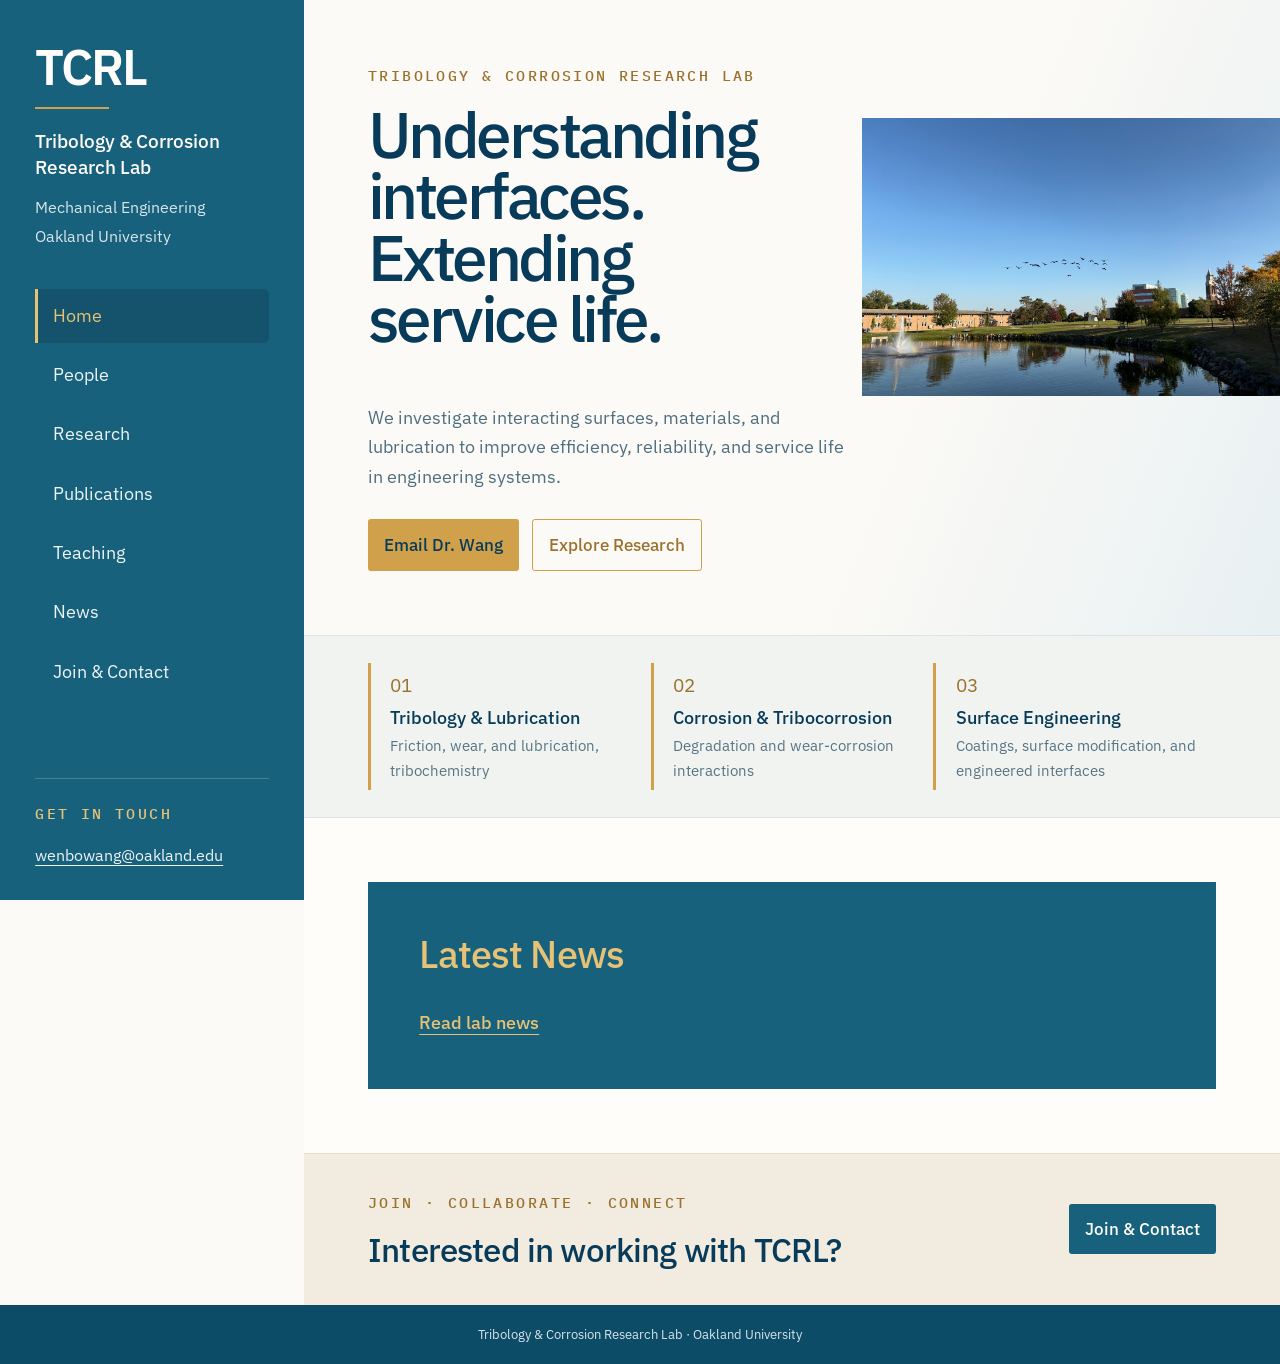
<file: index.html>
<!doctype html>
<html lang="en">
<head>
  <meta charset="utf-8">
  <meta name="viewport" content="width=device-width, initial-scale=1">
  <meta name="description" content="Tribology and Corrosion Research Lab at Oakland University.">
  <title>TCRL | Oakland University</title>
  <link rel="stylesheet" href="assets/css/styles.css">
</head>
<body data-page="home">
  <a class="skip-link" href="#main-content">Skip to main content</a>
  <div class="site-shell">
    <aside class="site-sidebar">
      <a class="wordmark" href="index.html" aria-label="TCRL home">TCRL</a>
<p class="lab-name">Tribology &amp; Corrosion<br>Research Lab</p>
<p class="affiliation">Mechanical Engineering<br>Oakland University</p>
      <button class="nav-toggle" type="button" aria-expanded="false" aria-controls="primary-navigation"><span>Menu</span><span aria-hidden="true">+</span></button>
      <nav class="site-nav" id="primary-navigation" aria-label="Primary navigation">
        <a href="index.html" aria-current="page">Home</a>
        <a href="people.html">People</a>
        <a href="research.html">Research</a>
        <a href="publications.html">Publications</a>
        <a href="teaching.html">Teaching</a>
        <a href="news.html">News</a>
        <a href="join-contact.html">Join &amp; Contact</a>
      </nav>
      <div class="sidebar-contact">
        <p class="eyebrow eyebrow-on-dark">Get in touch</p>
        <a href="mailto:wenbowang@oakland.edu">wenbowang@oakland.edu</a>
      </div>
    </aside>

    <main id="main-content">
      <section class="hero content-section">
    <div class="hero-copy">
        <p class="eyebrow">Tribology &amp; Corrosion Research Lab</p>

        <h1>
            Understanding<br>
            interfaces.<br>
            Extending<br>
            service life.
        </h1>

        <p class="hero-intro">
            We investigate interacting surfaces, materials, and lubrication to improve efficiency, reliability, and service life in engineering systems.
        </p>

        <div class="button-row">
            <a class="button button-primary button-email"
               href="mailto:wenbowang@oakland.edu">
                Email Dr. Wang
            </a>

            <a class="button button-secondary"
               href="research.html">
                Explore Research
            </a>
        </div>
    </div>

    <div class="hero-media">
        <img src="assets/images/home/tcrl-landscape-hero.jpg" alt="Oakland University campus reflected in a pond beneath a flock of birds">
    </div>
</section>

      <section class="research-strip" aria-labelledby="research-areas-title">
        <h2 class="sr-only" id="research-areas-title">Research areas</h2>
        <a href="research.html#tribology"><span>01</span><strong>Tribology &amp; Lubrication</strong><small>Friction, wear, and lubrication, tribochemistry</small></a>
        <a href="research.html#corrosion"><span>02</span><strong>Corrosion &amp; Tribocorrosion</strong><small>Degradation and wear-corrosion interactions</small></a>
        <a href="research.html#surfaces"><span>03</span><strong>Surface Engineering</strong><small>Coatings, surface modification, and engineered interfaces</small></a>
      </section>

      <section class="content-section">
        <aside class="news-feature">

          <h2>Latest News</h2>

          <a class="text-link text-link-on-dark" href="news.html">Read lab news</a>
        </aside>
      </section>

      <section class="contact-band">
        <div>
          <p class="eyebrow">Join · Collaborate · Connect</p>
          <h2>Interested in working with TCRL?</h2>
        </div>
        <a class="button button-primary" href="join-contact.html">Join &amp; Contact</a>
      </section>
    </main>
  </div>
  <footer>Tribology &amp; Corrosion Research Lab · Oakland University</footer>
  <script src="assets/js/site.js"></script>
</body>
</html>
</file>
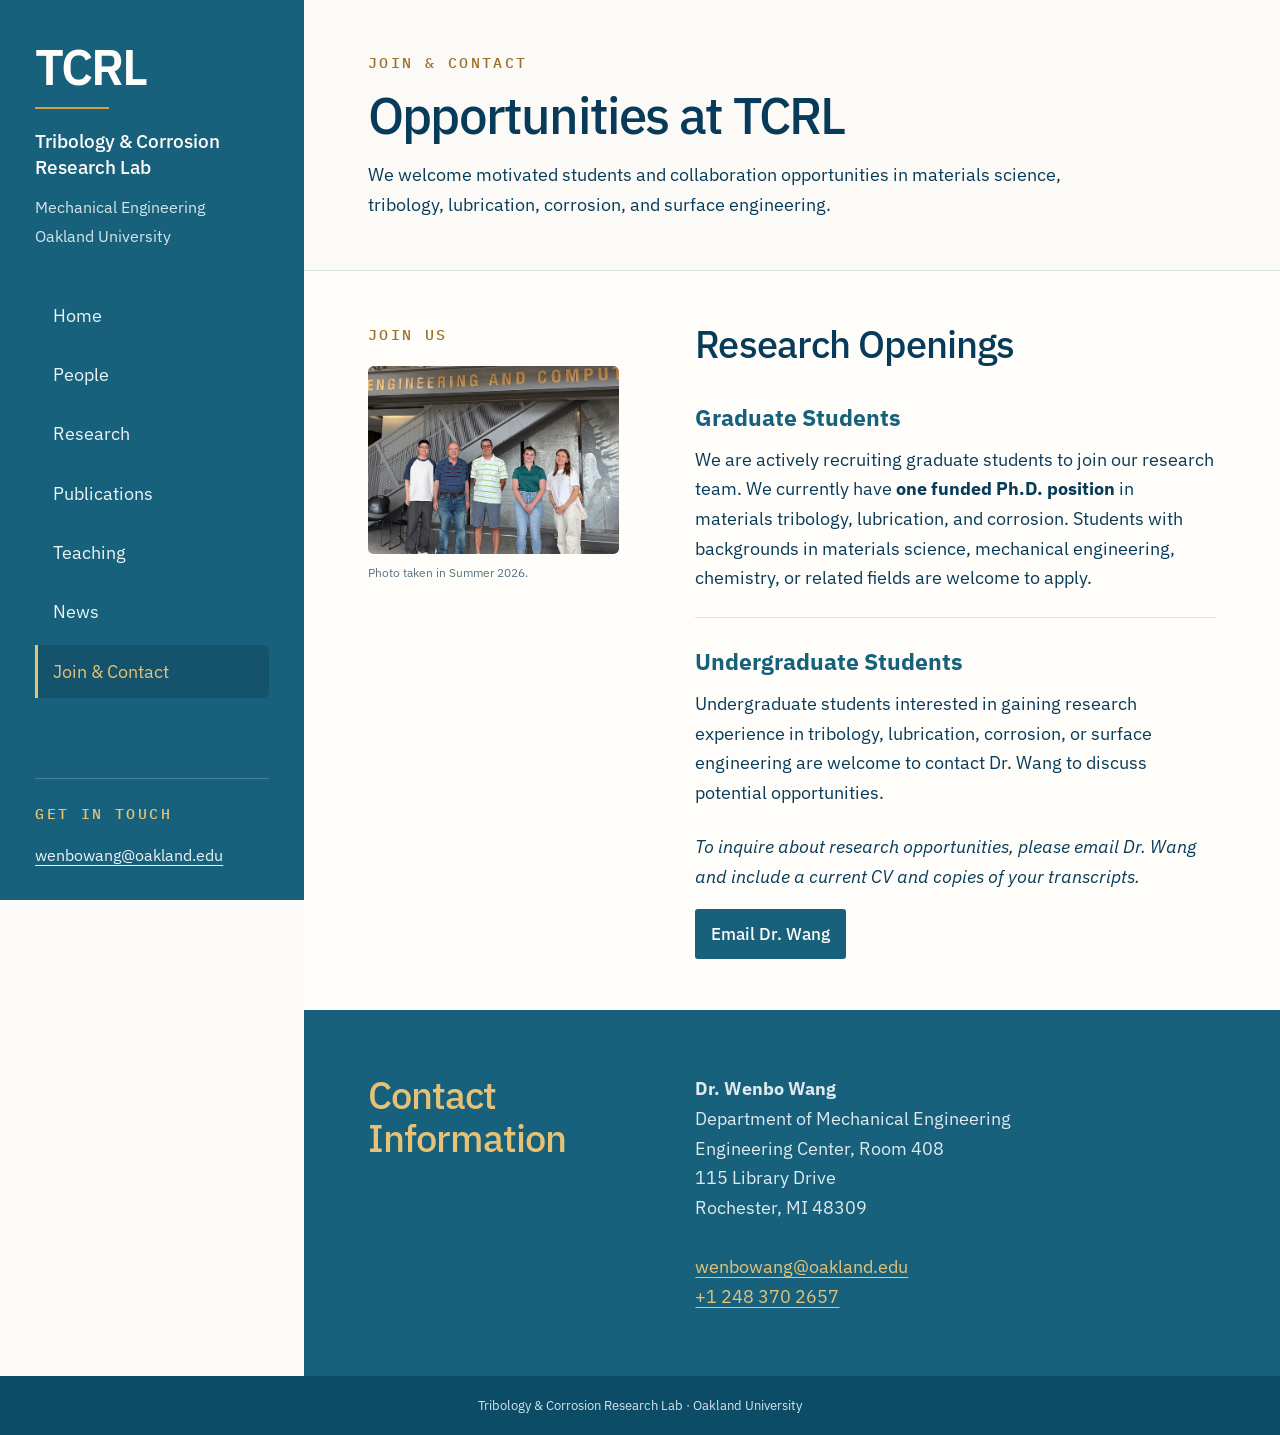
<file: join-contact.html>
<!doctype html>
<html lang="en">
<head>
  <meta charset="utf-8">
  <meta name="viewport" content="width=device-width, initial-scale=1">
  <meta name="description" content="Join or contact the Tribology & Corrosion Research Lab at Oakland University.">
  <title>Join &amp; Contact | TCRL</title>
  <link rel="stylesheet" href="assets/css/styles.css">
</head>
<body data-page="join-contact">
  <a class="skip-link" href="#main-content">Skip to main content</a>
  <div class="site-shell">
    <aside class="site-sidebar">
      <a class="wordmark" href="index.html" aria-label="TCRL home">TCRL</a>
      <p class="lab-name">Tribology &amp; Corrosion Research Lab</p><p class="affiliation">Mechanical Engineering<br>Oakland University</p>
      <button class="nav-toggle" type="button" aria-expanded="false" aria-controls="primary-navigation"><span>Menu</span><span aria-hidden="true">+</span></button>
      <nav class="site-nav" id="primary-navigation" aria-label="Primary navigation">
        <a href="index.html">Home</a><a href="people.html">People</a><a href="research.html">Research</a><a href="publications.html">Publications</a><a href="teaching.html">Teaching</a><a href="news.html">News</a><a href="join-contact.html" aria-current="page">Join &amp; Contact</a>
      </nav>
      <div class="sidebar-contact"><p class="eyebrow eyebrow-on-dark">Get in touch</p><a href="mailto:wenbowang@oakland.edu">wenbowang@oakland.edu</a></div>
    </aside>
    <main id="main-content">
      <header class="research-overview content-section join-overview">
        <p class="eyebrow">Join &amp; Contact</p>
        <h1 class="join-overview-title">Opportunities at TCRL</h1>
        <p class="research-overview-text">We welcome motivated students and collaboration opportunities in materials science, tribology, lubrication, corrosion, and surface engineering.</p>
      </header>
      <section class="content-section join-layout" aria-labelledby="join-heading">
        <div class="opportunity-intro">
          <p class="eyebrow">Join Us</p>
          <figure class="opportunity-photo">
            <div class="opportunity-photo-frame">
              <img src="assets/images/join-contact/group-photo.png" alt="TCRL group members at Oakland University">
            </div>
            <figcaption>Photo taken in Summer 2026.</figcaption>
          </figure>
        </div>
        <div>
          <h2 id="join-heading">Research Openings</h2>
          <div class="opening-groups">
            <section>
              <h3>Graduate Students</h3>
              <p>We are actively recruiting graduate students to join our research team. We currently have <strong>one funded Ph.D. position</strong> in materials tribology, lubrication, and corrosion. Students with backgrounds in materials science, mechanical engineering, chemistry, or related fields are welcome to apply.</p>
            </section>
            <section>
              <h3>Undergraduate Students</h3>
              <p>Undergraduate students interested in gaining research experience in tribology, lubrication, corrosion, or surface engineering are welcome to contact Dr. Wang to discuss potential opportunities.</p>
            </section>
          </div>
          <p class="application-note">To inquire about research opportunities, please email Dr. Wang and include a current CV and copies of your transcripts.</p>
          <a class="button button-primary" href="mailto:wenbowang@oakland.edu?subject=Prospective%20TCRL%20researcher">Email Dr. Wang</a>
        </div>
      </section>
      <section class="content-section contact-panel" aria-labelledby="contact-heading">
        <div><h2 id="contact-heading">Contact Information</h2></div>
        <address>
          <strong>Dr. Wenbo Wang</strong><br>
          Department of Mechanical Engineering<br>
          Engineering Center, Room 408<br>
          115 Library Drive<br>
          Rochester, MI 48309<br><br>
          <a href="mailto:wenbowang@oakland.edu">wenbowang@oakland.edu</a><br>
          <a href="tel:+12483702657">+1 248 370 2657</a>
        </address>
      </section>
    </main>
  </div>
  <footer>Tribology &amp; Corrosion Research Lab · Oakland University</footer>
  <script src="assets/js/site.js"></script>
</body>
</html>
</file>
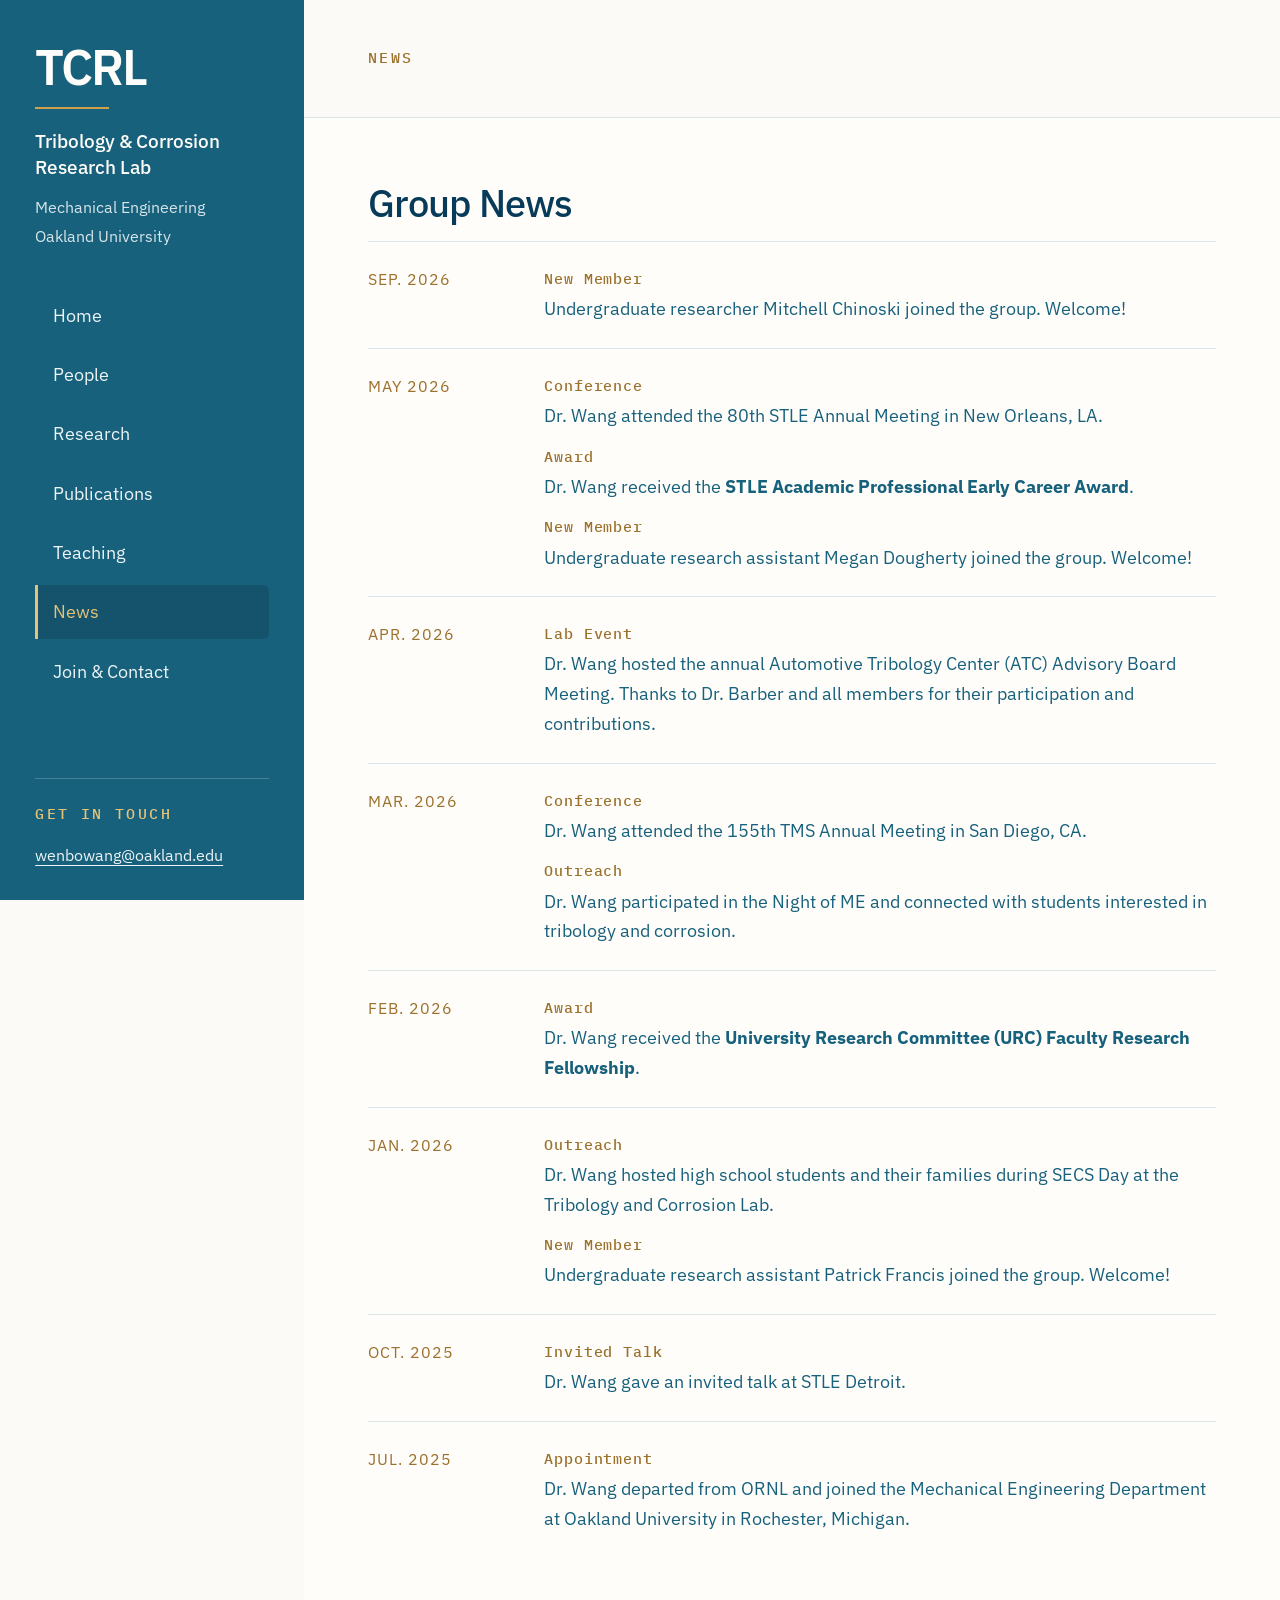
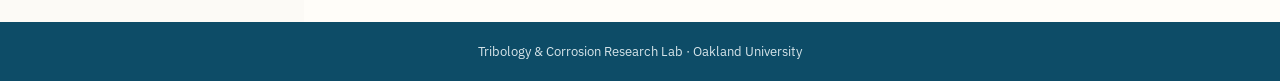
<file: news.html>
<!doctype html>
<html lang="en">
<head>
  <meta charset="utf-8">
  <meta name="viewport" content="width=device-width, initial-scale=1">
  <meta name="description" content="News and updates from the Tribology & Corrosion Research Lab at Oakland University.">
  <title>News | TCRL</title>
  <link rel="stylesheet" href="assets/css/styles.css">
</head>
<body data-page="news">
  <a class="skip-link" href="#main-content">Skip to main content</a>
  <div class="site-shell">
    <aside class="site-sidebar">
      <a class="wordmark" href="index.html" aria-label="TCRL home">TCRL</a>
      <p class="lab-name">Tribology &amp; Corrosion Research Lab</p><p class="affiliation">Mechanical Engineering<br>Oakland University</p>
      <button class="nav-toggle" type="button" aria-expanded="false" aria-controls="primary-navigation"><span>Menu</span><span aria-hidden="true">+</span></button>
      <nav class="site-nav" id="primary-navigation" aria-label="Primary navigation">
        <a href="index.html">Home</a><a href="people.html">People</a><a href="research.html">Research</a><a href="publications.html">Publications</a><a href="teaching.html">Teaching</a><a href="news.html" aria-current="page">News</a><a href="join-contact.html">Join &amp; Contact</a>
      </nav>
      <div class="sidebar-contact"><p class="eyebrow eyebrow-on-dark">Get in touch</p><a href="mailto:wenbowang@oakland.edu">wenbowang@oakland.edu</a></div>
    </aside>
    <main id="main-content">
      <header class="research-overview content-section news-overview">
        <h1 class="eyebrow">News</h1>
      </header>
      <section class="content-section news-list" aria-labelledby="group-news-heading">
        <h2 id="group-news-heading">Group News</h2>
        <section class="news-month">
          <time datetime="2026-09">Sep. 2026</time>
          <div class="news-month-list">
            <article class="news-entry"><span class="news-category">New Member</span><p>Undergraduate researcher Mitchell Chinoski joined the group. Welcome!</p></article>
          </div>
        </section>
        <section class="news-month">
          <time datetime="2026-05">May 2026</time>
          <div class="news-month-list">
            <article class="news-entry"><span class="news-category">Conference</span><p>Dr. Wang attended the 80th STLE Annual Meeting in New Orleans, LA.</p></article>
            <article class="news-entry"><span class="news-category">Award</span><p>Dr. Wang received the <strong>STLE Academic Professional Early Career Award</strong>.</p></article>
            <article class="news-entry"><span class="news-category">New Member</span><p>Undergraduate research assistant Megan Dougherty joined the group. Welcome!</p></article>
          </div>
        </section>
        <section class="news-month">
          <time datetime="2026-04">Apr. 2026</time>
          <div class="news-month-list">
            <article class="news-entry"><span class="news-category">Lab Event</span><p>Dr. Wang hosted the annual Automotive Tribology Center (ATC) Advisory Board Meeting. Thanks to Dr. Barber and all members for their participation and contributions.</p></article>
          </div>
        </section>
        <section class="news-month">
          <time datetime="2026-03">Mar. 2026</time>
          <div class="news-month-list">
            <article class="news-entry"><span class="news-category">Conference</span><p>Dr. Wang attended the 155th TMS Annual Meeting in San Diego, CA.</p></article>
            <article class="news-entry"><span class="news-category">Outreach</span><p>Dr. Wang participated in the Night of ME and connected with students interested in tribology and corrosion.</p></article>
          </div>
        </section>
        <section class="news-month">
          <time datetime="2026-02">Feb. 2026</time>
          <div class="news-month-list">
            <article class="news-entry"><span class="news-category">Award</span><p>Dr. Wang received the <strong>University Research Committee (URC) Faculty Research Fellowship</strong>.</p></article>
          </div>
        </section>
        <section class="news-month">
          <time datetime="2026-01">Jan. 2026</time>
          <div class="news-month-list">
            <article class="news-entry"><span class="news-category">Outreach</span><p>Dr. Wang hosted high school students and their families during SECS Day at the Tribology and Corrosion Lab.</p></article>
            <article class="news-entry"><span class="news-category">New Member</span><p>Undergraduate research assistant Patrick Francis joined the group. Welcome!</p></article>
          </div>
        </section>
        <section class="news-month">
          <time datetime="2025-10">Oct. 2025</time>
          <div class="news-month-list">
            <article class="news-entry"><span class="news-category">Invited Talk</span><p>Dr. Wang gave an invited talk at STLE Detroit.</p></article>
          </div>
        </section>
        <section class="news-month">
          <time datetime="2025-07">Jul. 2025</time>
          <div class="news-month-list">
            <article class="news-entry"><span class="news-category">Appointment</span><p>Dr. Wang departed from ORNL and joined the Mechanical Engineering Department at Oakland University in Rochester, Michigan.</p></article>
          </div>
        </section>
      </section>
    </main>
  </div>
  <footer>Tribology &amp; Corrosion Research Lab · Oakland University</footer>
  <script src="assets/js/site.js"></script>
</body>
</html>
</file>
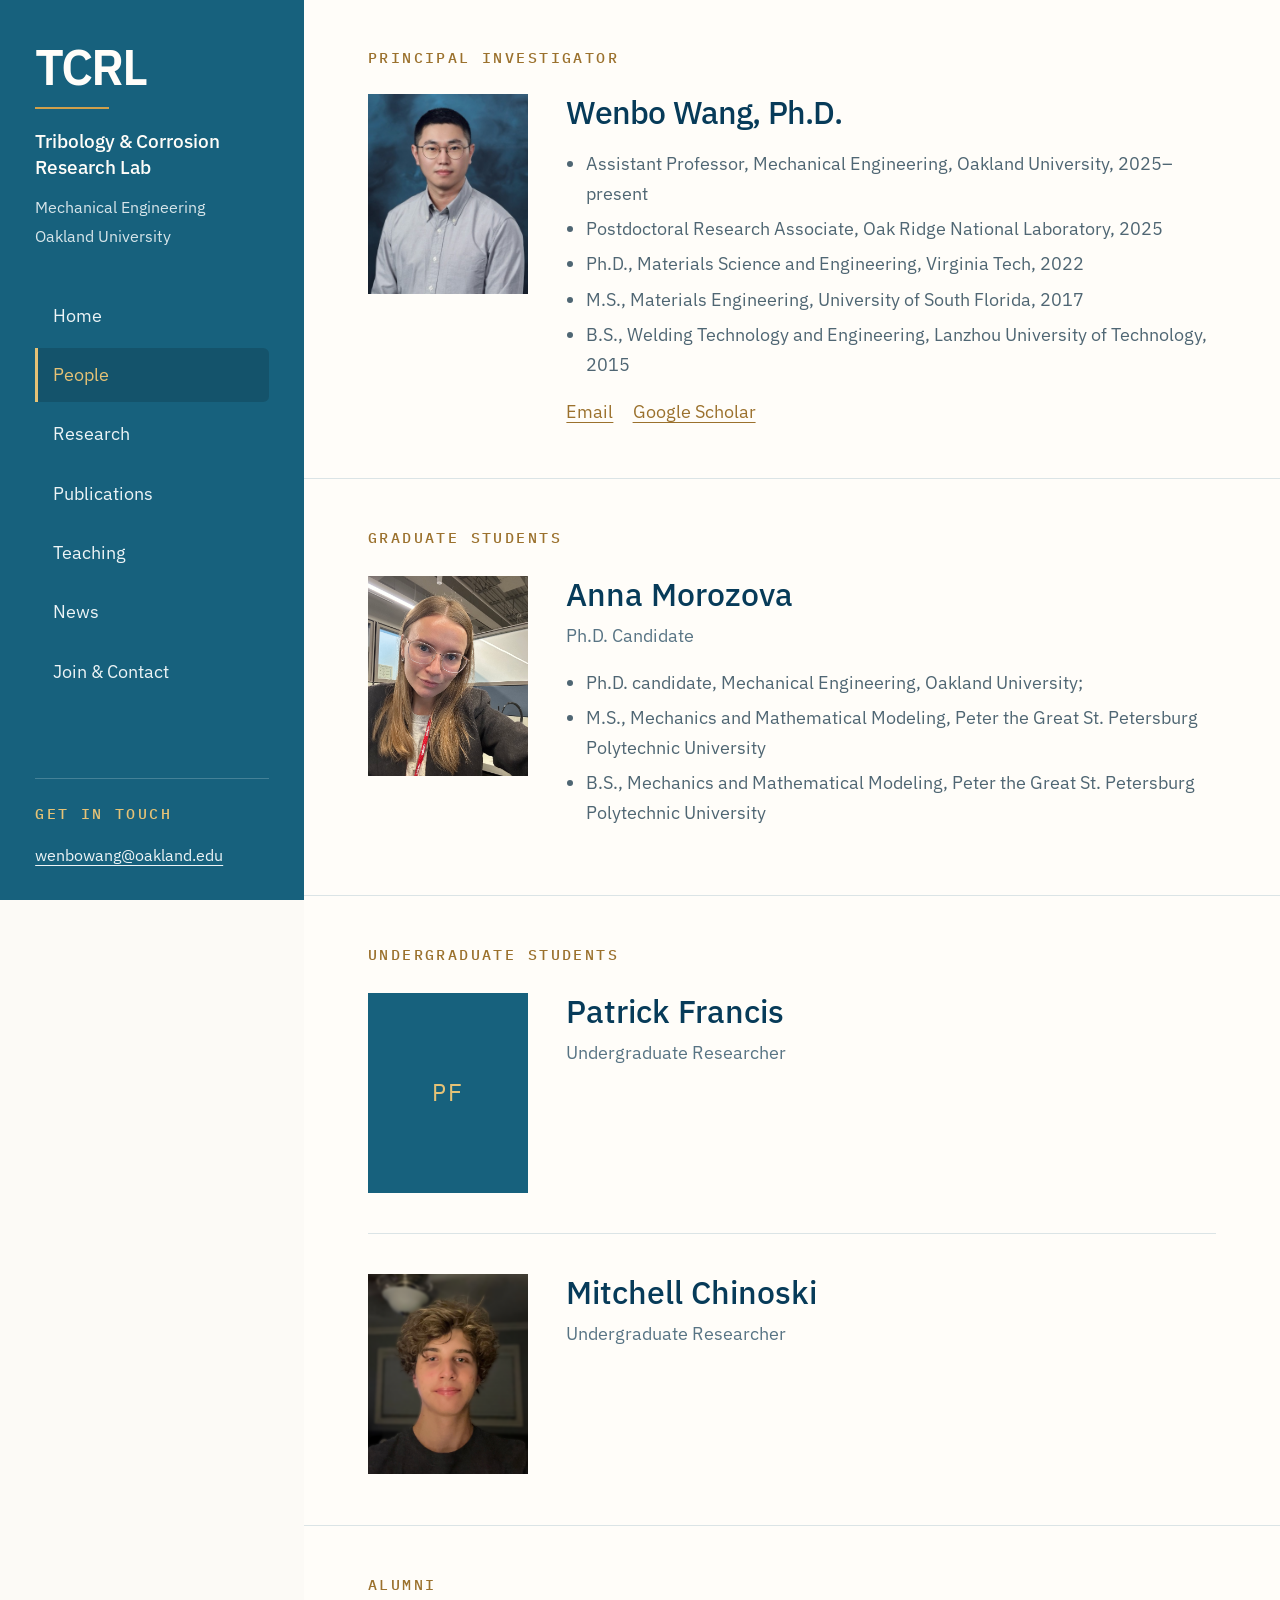
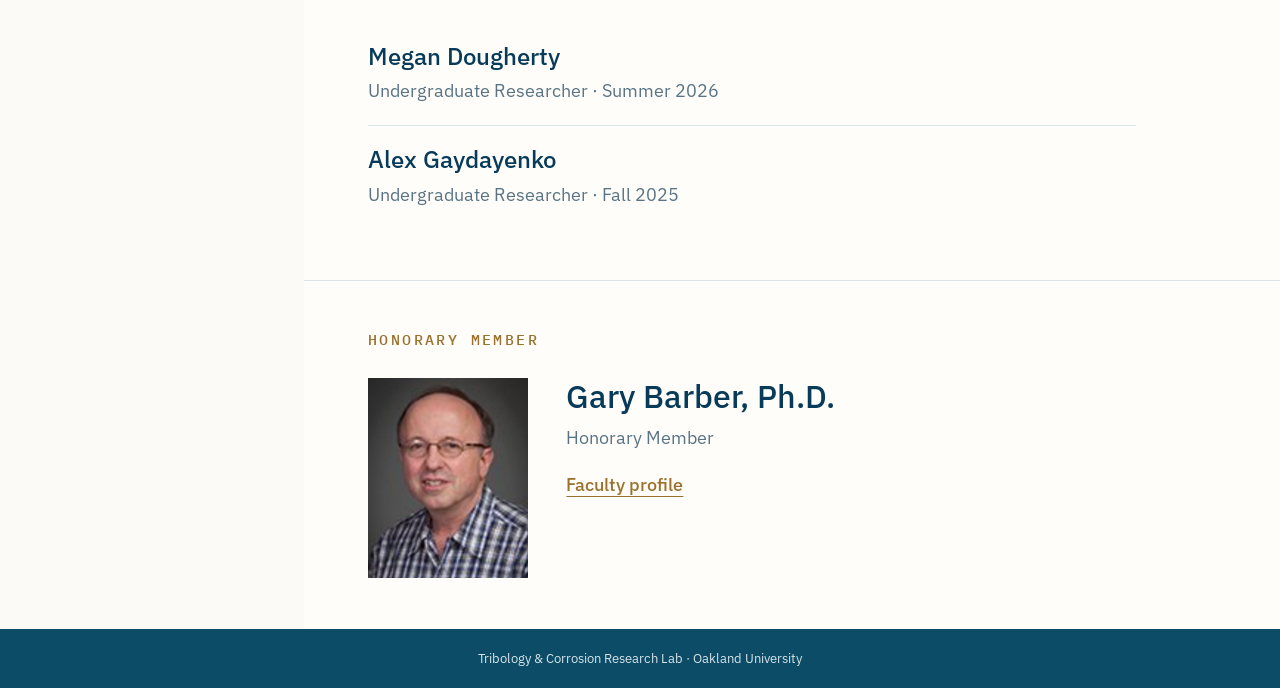
<file: people.html>
<!doctype html>
<html lang="en">
<head>
  <meta charset="utf-8">
  <meta name="viewport" content="width=device-width, initial-scale=1">
  <meta name="description" content="People in the Tribology and Corrosion Research Lab at Oakland University.">
  <title>People | TCRL</title>
  <link rel="stylesheet" href="assets/css/styles.css">
</head>
<body data-page="people">
  <a class="skip-link" href="#main-content">Skip to main content</a>
  <div class="site-shell">
    <aside class="site-sidebar">
      <a class="wordmark" href="index.html" aria-label="TCRL home">TCRL</a>
      <p class="lab-name">Tribology &amp; Corrosion Research Lab</p>
      <p class="affiliation">Mechanical Engineering<br>Oakland University</p>
      <button class="nav-toggle" type="button" aria-expanded="false" aria-controls="primary-navigation"><span>Menu</span><span aria-hidden="true">+</span></button>
      <nav class="site-nav" id="primary-navigation" aria-label="Primary navigation">
        <a href="index.html">Home</a>
        <a href="people.html" aria-current="page">People</a>
        <a href="research.html">Research</a>
        <a href="publications.html">Publications</a>
        <a href="teaching.html">Teaching</a>
        <a href="news.html">News</a>
        <a href="join-contact.html">Join &amp; Contact</a>
      </nav>
      <div class="sidebar-contact"><p class="eyebrow eyebrow-on-dark">Get in touch</p><a href="mailto:wenbowang@oakland.edu">wenbowang@oakland.edu</a></div>
    </aside>
    <main id="main-content">
      <section class="content-section people-section" aria-labelledby="pi-section-heading">
        <h1 class="eyebrow" id="pi-section-heading">Principal Investigator</h1>
        <article class="person-card">
          <img class="person-photo" src="assets/images/people/wenbo-wang.jpg" alt="Wenbo Wang">
          <div class="person-info">
            <h2>Wenbo Wang, Ph.D.</h2>
            <ul class="credential-list">
              <li>Assistant Professor, Mechanical Engineering, Oakland University, 2025–present</li>
              <li>Postdoctoral Research Associate, Oak Ridge National Laboratory, 2025</li>
              <li>Ph.D., Materials Science and Engineering, Virginia Tech, 2022</li>
              <li>M.S., Materials Engineering, University of South Florida, 2017</li>
              <li>B.S., Welding Technology and Engineering, Lanzhou University of Technology, 2015</li>
            </ul>
            <div class="inline-links">
              <a href="mailto:wenbowang@oakland.edu">Email</a>
              <a href="https://scholar.google.com/citations?user=7IsQ-ioAAAAJ&amp;hl=en">Google Scholar</a>
            </div>
          </div>
        </article>
      </section>

      <section class="content-section people-section section-rule" aria-labelledby="graduate-heading">
        <h2 class="eyebrow" id="graduate-heading">Graduate Students</h2>
        <article class="person-card">
          <img class="person-photo" src="assets/images/people/anna-morozova.png" alt="Anna Morozova">
          <div class="person-info">
            <h3>Anna Morozova</h3>
            <p class="profile-role">Ph.D. Candidate</p>
            <ul class="credential-list">
              <li>Ph.D. candidate, Mechanical Engineering, Oakland University;</li>
              <li>M.S., Mechanics and Mathematical Modeling, Peter the Great St. Petersburg Polytechnic University</li>
              <li>B.S., Mechanics and Mathematical Modeling, Peter the Great St. Petersburg Polytechnic University</li>
            </ul>
          </div>
        </article>
      </section>

      <section class="content-section people-section section-rule" aria-labelledby="undergraduate-heading">
        <h2 class="eyebrow" id="undergraduate-heading">Undergraduate Students</h2>
        <article class="person-card">
          <div class="person-photo" aria-hidden="true">PF</div>
          <div class="person-info">
            <h3>Patrick Francis</h3>
            <p class="profile-role">Undergraduate Researcher</p>
          </div>
        </article>
        <article class="person-card">
          <img class="person-photo" src="assets/images/people/mitchell-chinoski.png" alt="Mitchell Chinoski">
          <div class="person-info">
            <h3>Mitchell Chinoski</h3>
            <p class="profile-role">Undergraduate Researcher</p>
          </div>
        </article>
      </section>

      <section class="content-section people-section section-rule" aria-labelledby="alumni-heading">
        <h2 class="eyebrow" id="alumni-heading">Alumni</h2>
        <article class="alumni-entry">
          <h3>Megan Dougherty</h3>
          <p class="profile-role">Undergraduate Researcher · Summer 2026</p>
        </article>
        <article class="alumni-entry">
          <h3>Alex Gaydayenko</h3>
          <p class="profile-role">Undergraduate Researcher · Fall 2025</p>
        </article>
      </section>

      <section class="content-section people-section section-rule" aria-labelledby="honorary-heading">
        <h2 class="eyebrow" id="honorary-heading">Honorary Member</h2>
        <article class="person-card">
          <img class="person-photo" src="assets/images/people/gary-barber.png" alt="Gary Barber">
          <div class="person-info">
            <h3>Gary Barber, Ph.D.</h3>
            <p class="profile-role">Honorary Member</p>
            <a class="text-link" href="https://www.oakland.edu/secs/directory/barber/">Faculty profile</a>
          </div>
        </article>
      </section>
    </main>
  </div>
  <footer>Tribology &amp; Corrosion Research Lab · Oakland University</footer>
  <script src="assets/js/site.js"></script>
</body>
</html>
</file>
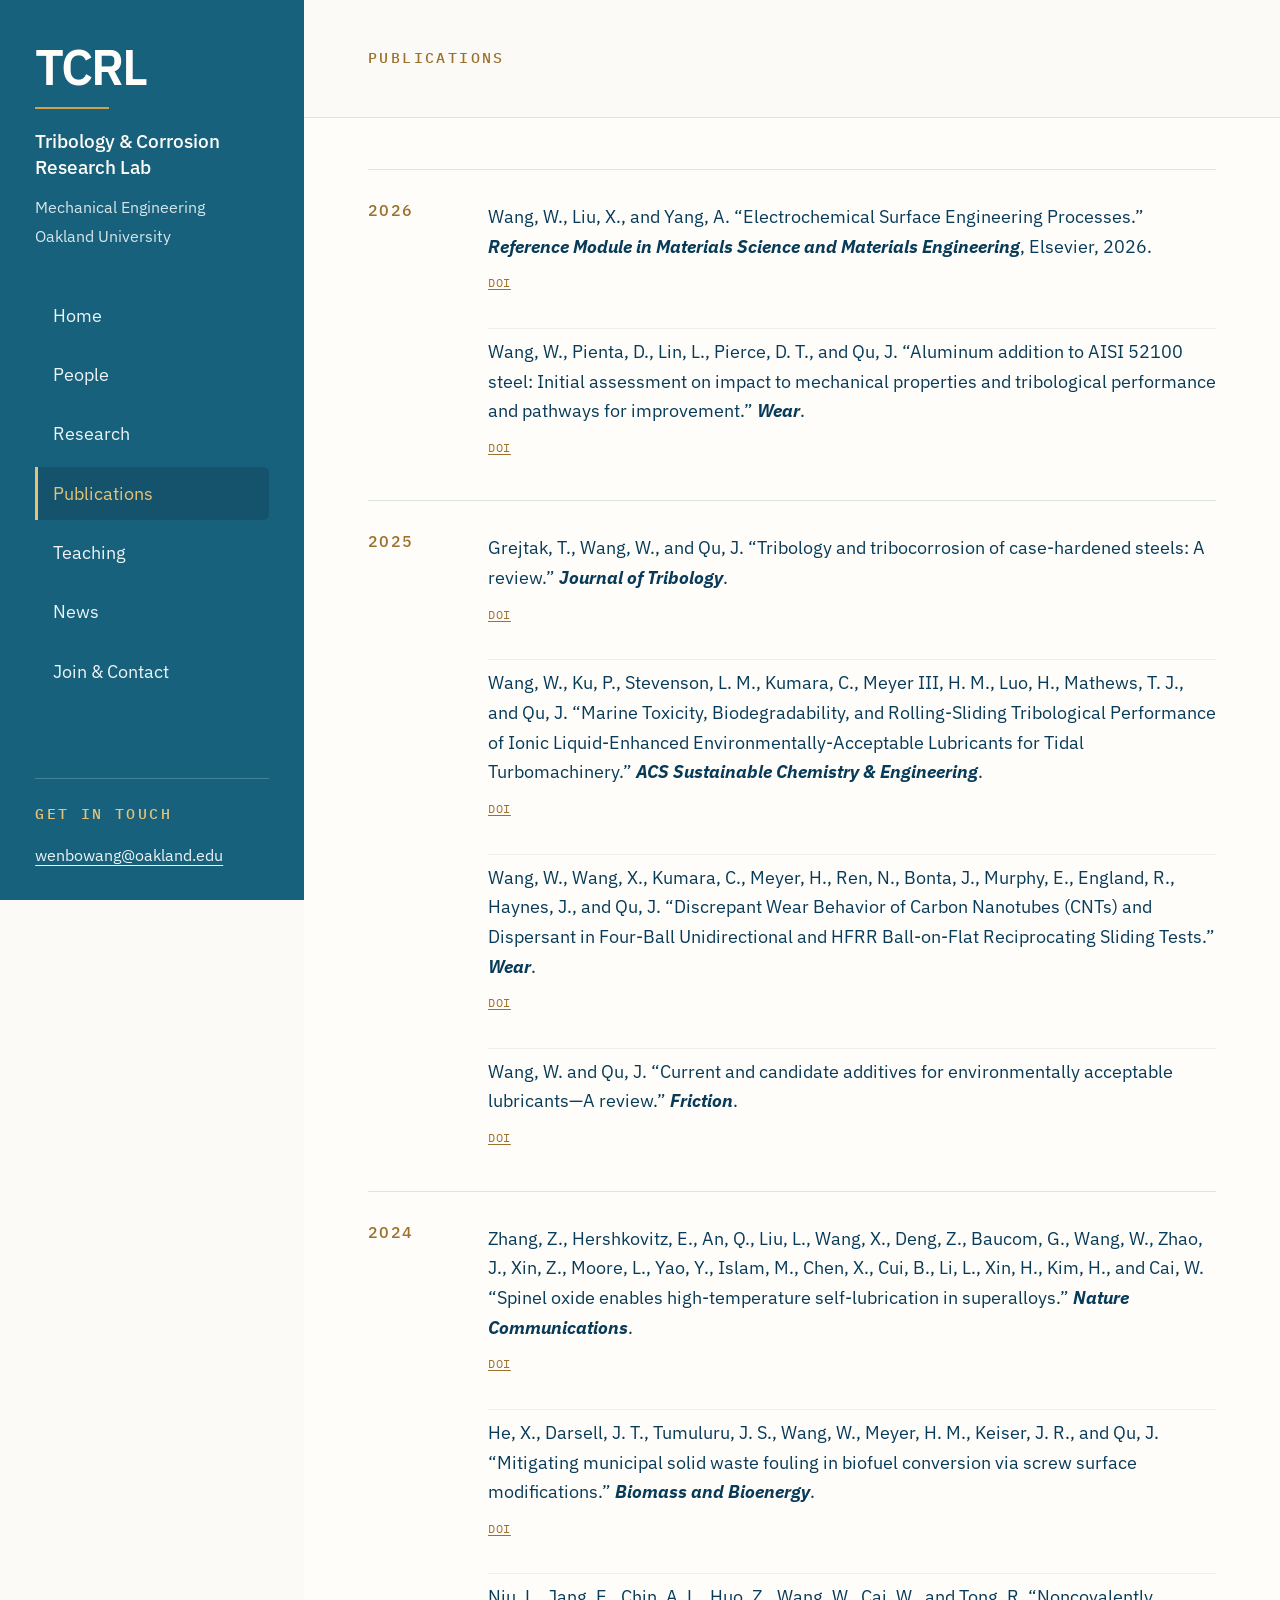
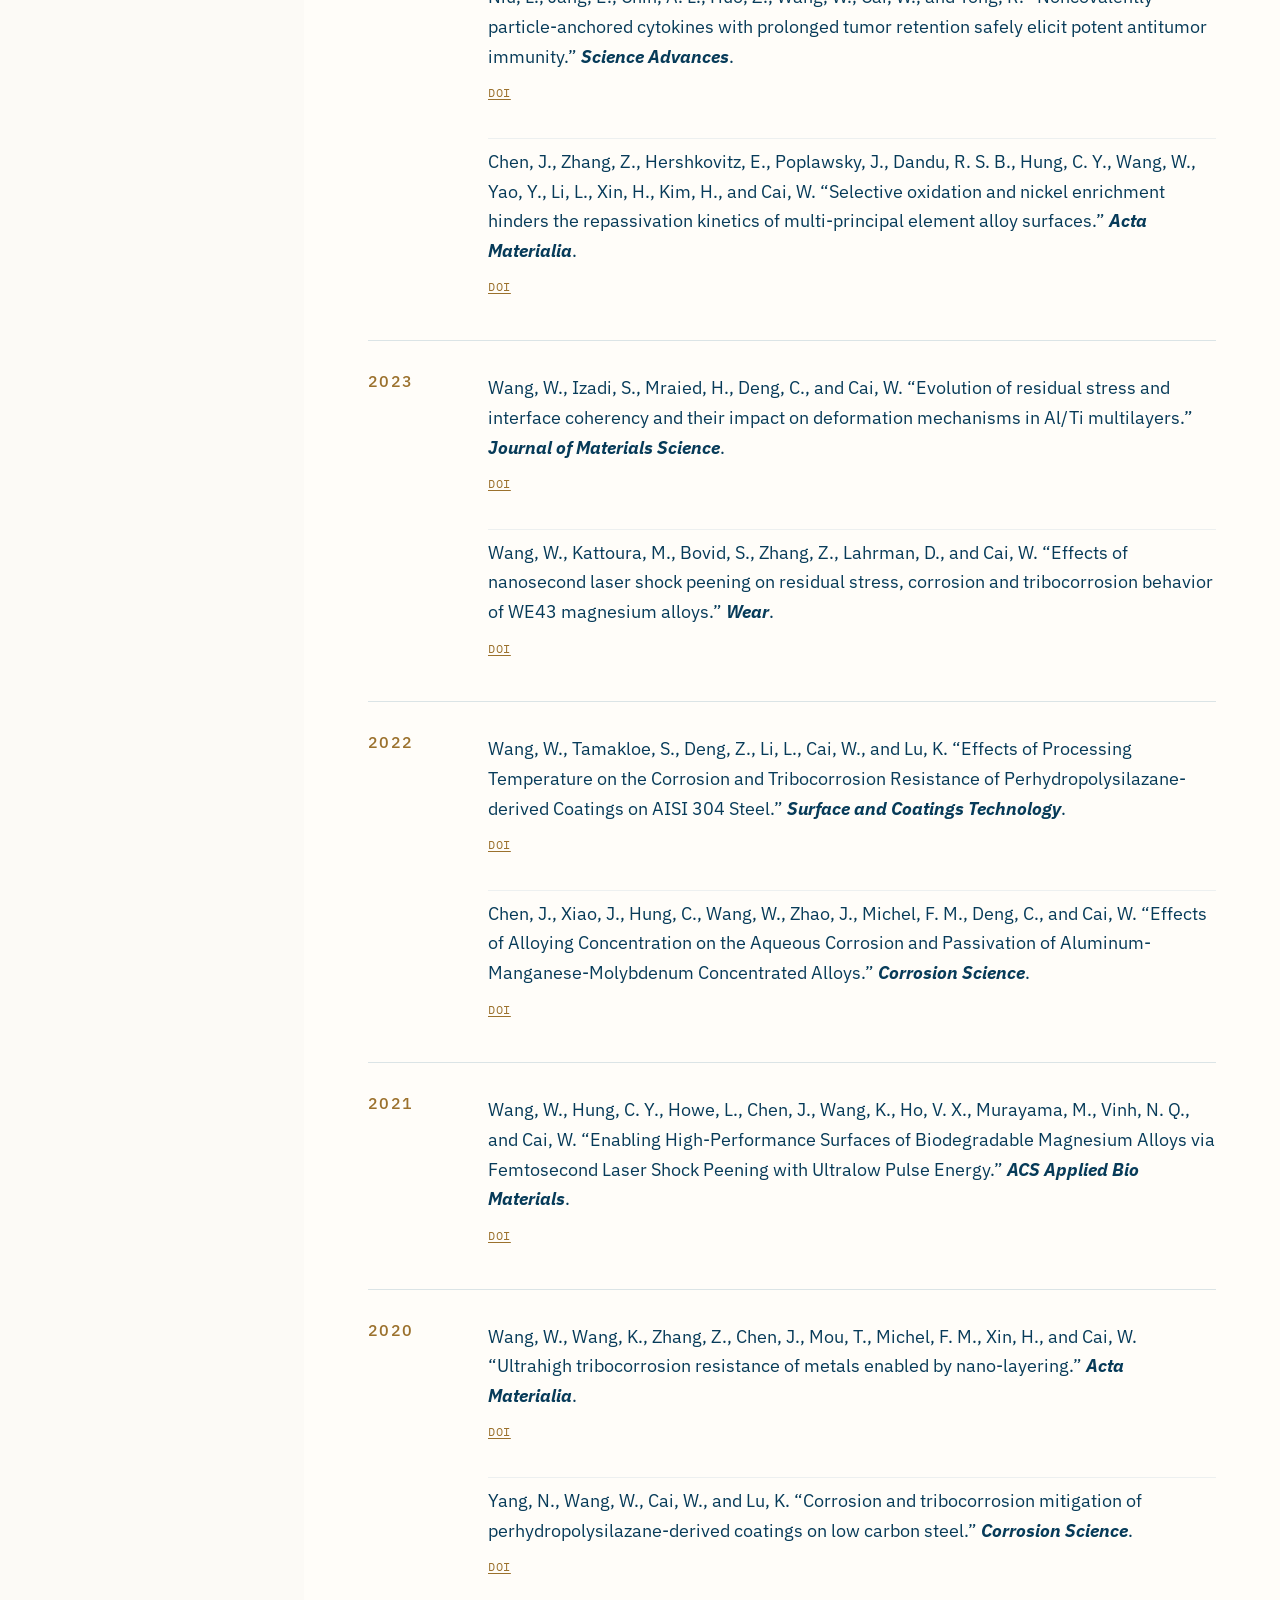
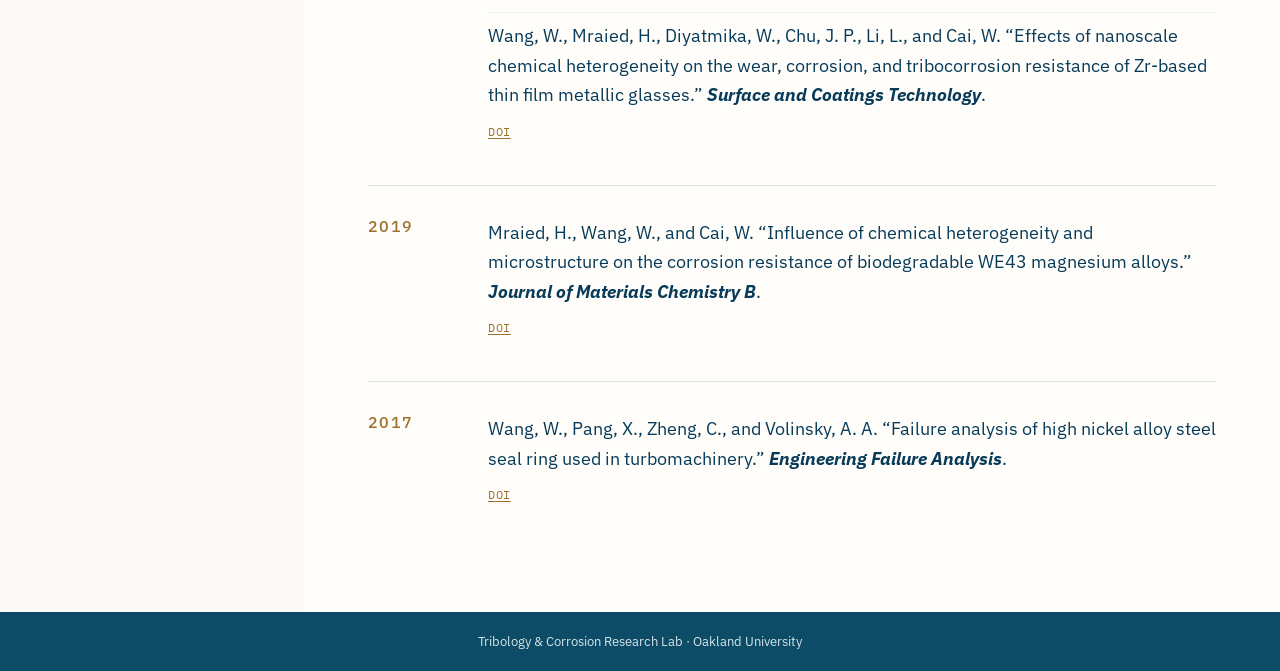
<file: publications.html>
<!doctype html>
<html lang="en">
<head>
  <meta charset="utf-8">
  <meta name="viewport" content="width=device-width, initial-scale=1">
  <meta name="description" content="Publications from the Tribology and Corrosion Research Lab.">
  <title>Publications | TCRL</title>
  <link rel="stylesheet" href="assets/css/styles.css">
</head>
<body data-page="publications">
  <a class="skip-link" href="#main-content">Skip to main content</a>
  <div class="site-shell">
    <aside class="site-sidebar">
      <a class="wordmark" href="index.html" aria-label="TCRL home">TCRL</a>
      <p class="lab-name">Tribology &amp; Corrosion Research Lab</p><p class="affiliation">Mechanical Engineering<br>Oakland University</p>
      <button class="nav-toggle" type="button" aria-expanded="false" aria-controls="primary-navigation"><span>Menu</span><span aria-hidden="true">+</span></button>
      <nav class="site-nav" id="primary-navigation" aria-label="Primary navigation">
        <a href="index.html">Home</a><a href="people.html">People</a><a href="research.html">Research</a><a href="publications.html" aria-current="page">Publications</a><a href="teaching.html">Teaching</a><a href="news.html">News</a><a href="join-contact.html">Join &amp; Contact</a>
      </nav>
      <div class="sidebar-contact"><p class="eyebrow eyebrow-on-dark">Get in touch</p><a href="mailto:wenbowang@oakland.edu">wenbowang@oakland.edu</a></div>
    </aside>
    <main id="main-content">
      <header class="research-overview content-section publications-overview">
        <h1 class="eyebrow">Publications</h1>
      </header>
      <div class="publication-list content-section publication-list-compact">
        <section class="publication-year" aria-labelledby="year-2026"><h2 id="year-2026">2026</h2>
          <article class="publication"><p>Wang, W., Liu, X., and Yang, A. “Electrochemical Surface Engineering Processes.” <cite>Reference Module in Materials Science and Materials Engineering</cite>, Elsevier, 2026.</p><a href="https://doi.org/10.1016/B978-0-443-30138-4.00087-X">DOI</a></article>
          <article class="publication"><p>Wang, W., Pienta, D., Lin, L., Pierce, D. T., and Qu, J. “Aluminum addition to AISI 52100 steel: Initial assessment on impact to mechanical properties and tribological performance and pathways for improvement.” <cite>Wear</cite>.</p><a href="https://doi.org/10.1016/j.wear.2026.206680">DOI</a></article>
        </section>
        <section class="publication-year" aria-labelledby="year-2025"><h2 id="year-2025">2025</h2>
          <article class="publication"><p>Grejtak, T., Wang, W., and Qu, J. “Tribology and tribocorrosion of case-hardened steels: A review.” <cite>Journal of Tribology</cite>.</p><a href="https://doi.org/10.1115/1.4069243">DOI</a></article>
          <article class="publication"><p>Wang, W., Ku, P., Stevenson, L. M., Kumara, C., Meyer III, H. M., Luo, H., Mathews, T. J., and Qu, J. “Marine Toxicity, Biodegradability, and Rolling-Sliding Tribological Performance of Ionic Liquid-Enhanced Environmentally-Acceptable Lubricants for Tidal Turbomachinery.” <cite>ACS Sustainable Chemistry &amp; Engineering</cite>.</p><a href="https://doi.org/10.1021/acssuschemeng.5c03399">DOI</a></article>
          <article class="publication"><p>Wang, W., Wang, X., Kumara, C., Meyer, H., Ren, N., Bonta, J., Murphy, E., England, R., Haynes, J., and Qu, J. “Discrepant Wear Behavior of Carbon Nanotubes (CNTs) and Dispersant in Four-Ball Unidirectional and HFRR Ball-on-Flat Reciprocating Sliding Tests.” <cite>Wear</cite>.</p><a href="https://doi.org/10.1016/j.wear.2025.205978">DOI</a></article>
          <article class="publication"><p>Wang, W. and Qu, J. “Current and candidate additives for environmentally acceptable lubricants—A review.” <cite>Friction</cite>.</p><a href="https://doi.org/10.26599/FRICT.2025.9440988">DOI</a></article>
        </section>
        <section class="publication-year" aria-labelledby="year-2024"><h2 id="year-2024">2024</h2>
          <article class="publication"><p>Zhang, Z., Hershkovitz, E., An, Q., Liu, L., Wang, X., Deng, Z., Baucom, G., Wang, W., Zhao, J., Xin, Z., Moore, L., Yao, Y., Islam, M., Chen, X., Cui, B., Li, L., Xin, H., Kim, H., and Cai, W. “Spinel oxide enables high-temperature self-lubrication in superalloys.” <cite>Nature Communications</cite>.</p><a href="https://doi.org/10.1038/s41467-024-54482-w">DOI</a></article>
          <article class="publication"><p>He, X., Darsell, J. T., Tumuluru, J. S., Wang, W., Meyer, H. M., Keiser, J. R., and Qu, J. “Mitigating municipal solid waste fouling in biofuel conversion via screw surface modifications.” <cite>Biomass and Bioenergy</cite>.</p><a href="https://doi.org/10.1016/j.biombioe.2024.107337">DOI</a></article>
          <article class="publication"><p>Niu, L., Jang, E., Chin, A. L., Huo, Z., Wang, W., Cai, W., and Tong, R. “Noncovalently particle-anchored cytokines with prolonged tumor retention safely elicit potent antitumor immunity.” <cite>Science Advances</cite>.</p><a href="https://doi.org/10.1126/sciadv.adk7695">DOI</a></article>
          <article class="publication"><p>Chen, J., Zhang, Z., Hershkovitz, E., Poplawsky, J., Dandu, R. S. B., Hung, C. Y., Wang, W., Yao, Y., Li, L., Xin, H., Kim, H., and Cai, W. “Selective oxidation and nickel enrichment hinders the repassivation kinetics of multi-principal element alloy surfaces.” <cite>Acta Materialia</cite>.</p><a href="https://doi.org/10.1016/j.actamat.2023.119490">DOI</a></article>
        </section>
        <section class="publication-year" aria-labelledby="year-2023"><h2 id="year-2023">2023</h2>
          <article class="publication"><p>Wang, W., Izadi, S., Mraied, H., Deng, C., and Cai, W. “Evolution of residual stress and interface coherency and their impact on deformation mechanisms in Al/Ti multilayers.” <cite>Journal of Materials Science</cite>.</p><a href="https://doi.org/10.1007/s10853-023-08908-3">DOI</a></article>
          <article class="publication"><p>Wang, W., Kattoura, M., Bovid, S., Zhang, Z., Lahrman, D., and Cai, W. “Effects of nanosecond laser shock peening on residual stress, corrosion and tribocorrosion behavior of WE43 magnesium alloys.” <cite>Wear</cite>.</p><a href="https://doi.org/10.1016/j.wear.2023.204866">DOI</a></article>
        </section>
        <section class="publication-year" aria-labelledby="year-2022"><h2 id="year-2022">2022</h2>
          <article class="publication"><p>Wang, W., Tamakloe, S., Deng, Z., Li, L., Cai, W., and Lu, K. “Effects of Processing Temperature on the Corrosion and Tribocorrosion Resistance of Perhydropolysilazane-derived Coatings on AISI 304 Steel.” <cite>Surface and Coatings Technology</cite>.</p><a href="https://doi.org/10.1016/j.surfcoat.2022.128463">DOI</a></article>
          <article class="publication"><p>Chen, J., Xiao, J., Hung, C., Wang, W., Zhao, J., Michel, F. M., Deng, C., and Cai, W. “Effects of Alloying Concentration on the Aqueous Corrosion and Passivation of Aluminum-Manganese-Molybdenum Concentrated Alloys.” <cite>Corrosion Science</cite>.</p><a href="https://doi.org/10.1016/j.corsci.2022.110137">DOI</a></article>
        </section>
        <section class="publication-year" aria-labelledby="year-2021"><h2 id="year-2021">2021</h2>
          <article class="publication"><p>Wang, W., Hung, C. Y., Howe, L., Chen, J., Wang, K., Ho, V. X., Murayama, M., Vinh, N. Q., and Cai, W. “Enabling High-Performance Surfaces of Biodegradable Magnesium Alloys via Femtosecond Laser Shock Peening with Ultralow Pulse Energy.” <cite>ACS Applied Bio Materials</cite>.</p><a href="https://doi.org/10.1021/acsabm.1c00826">DOI</a></article>
        </section>
        <section class="publication-year" aria-labelledby="year-2020"><h2 id="year-2020">2020</h2>
          <article class="publication"><p>Wang, W., Wang, K., Zhang, Z., Chen, J., Mou, T., Michel, F. M., Xin, H., and Cai, W. “Ultrahigh tribocorrosion resistance of metals enabled by nano-layering.” <cite>Acta Materialia</cite>.</p><a href="https://doi.org/10.1016/j.actamat.2020.116609">DOI</a></article>
          <article class="publication"><p>Yang, N., Wang, W., Cai, W., and Lu, K. “Corrosion and tribocorrosion mitigation of perhydropolysilazane-derived coatings on low carbon steel.” <cite>Corrosion Science</cite>.</p><a href="https://doi.org/10.1016/j.corsci.2020.108946">DOI</a></article>
          <article class="publication"><p>Wang, W., Mraied, H., Diyatmika, W., Chu, J. P., Li, L., and Cai, W. “Effects of nanoscale chemical heterogeneity on the wear, corrosion, and tribocorrosion resistance of Zr-based thin film metallic glasses.” <cite>Surface and Coatings Technology</cite>.</p><a href="https://doi.org/10.1016/j.surfcoat.2020.126324">DOI</a></article>
        </section>
        <section class="publication-year" aria-labelledby="year-2019"><h2 id="year-2019">2019</h2>
          <article class="publication"><p>Mraied, H., Wang, W., and Cai, W. “Influence of chemical heterogeneity and microstructure on the corrosion resistance of biodegradable WE43 magnesium alloys.” <cite>Journal of Materials Chemistry B</cite>.</p><a href="https://doi.org/10.1039/C9TB00388F">DOI</a></article>
        </section>
        <section class="publication-year" aria-labelledby="year-2017"><h2 id="year-2017">2017</h2>
          <article class="publication"><p>Wang, W., Pang, X., Zheng, C., and Volinsky, A. A. “Failure analysis of high nickel alloy steel seal ring used in turbomachinery.” <cite>Engineering Failure Analysis</cite>.</p><a href="https://doi.org/10.1016/j.engfailanal.2017.03.011">DOI</a></article>
        </section>
      </div>
    </main>
  </div>
  <footer>Tribology &amp; Corrosion Research Lab · Oakland University</footer>
  <script src="assets/js/site.js"></script>
</body>
</html>
</file>
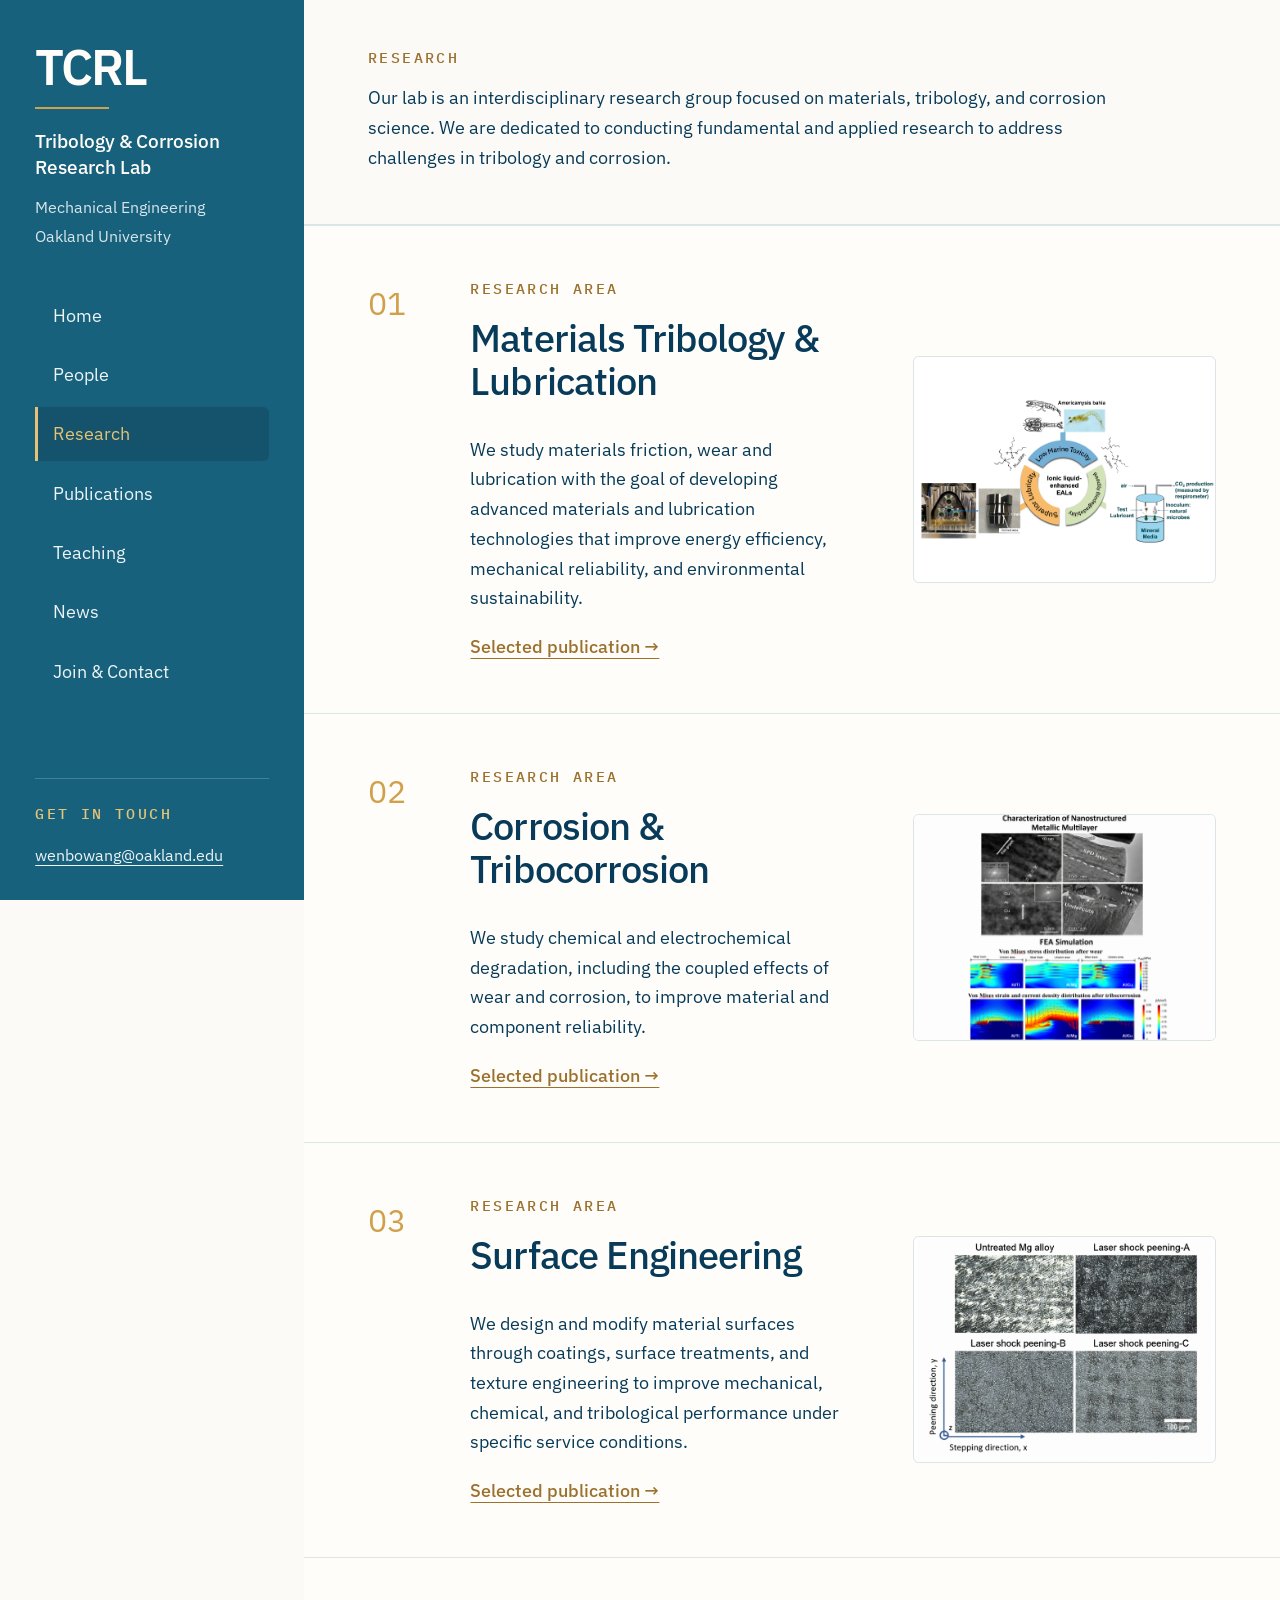
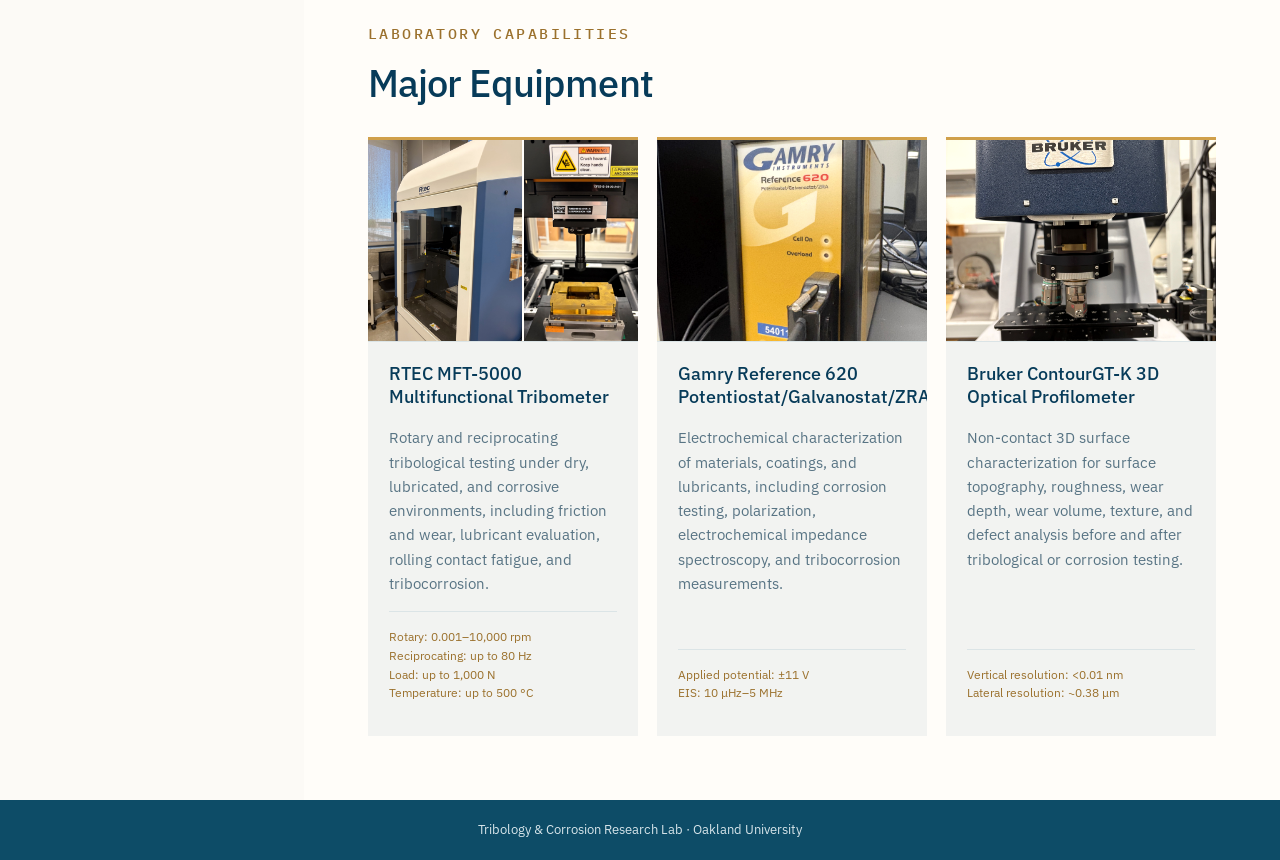
<file: research.html>
<!doctype html>
<html lang="en">
<head>
  <meta charset="utf-8">
  <meta name="viewport" content="width=device-width, initial-scale=1">
  <meta name="description" content="Research in tribology, corrosion, tribocorrosion, lubrication, and surface engineering at TCRL.">
  <title>Research | TCRL</title>
  <link rel="stylesheet" href="assets/css/styles.css">
</head>
<body data-page="research">
  <a class="skip-link" href="#main-content">Skip to main content</a>
  <div class="site-shell">
    <aside class="site-sidebar">
      <a class="wordmark" href="index.html" aria-label="TCRL home">TCRL</a>
      <p class="lab-name">Tribology &amp; Corrosion Research Lab</p>
      <p class="affiliation">Mechanical Engineering<br>Oakland University</p>
      <button class="nav-toggle" type="button" aria-expanded="false" aria-controls="primary-navigation"><span>Menu</span><span aria-hidden="true">+</span></button>
      <nav class="site-nav" id="primary-navigation" aria-label="Primary navigation">
        <a href="index.html">Home</a>
        <a href="people.html">People</a>
        <a href="research.html" aria-current="page">Research</a>
        <a href="publications.html">Publications</a>
        <a href="teaching.html">Teaching</a>
        <a href="news.html">News</a>
        <a href="join-contact.html">Join &amp; Contact</a>
      </nav>
      <div class="sidebar-contact"><p class="eyebrow eyebrow-on-dark">Get in touch</p><a href="mailto:wenbowang@oakland.edu">wenbowang@oakland.edu</a></div>
    </aside>
    <main id="main-content">
      <header class="research-overview content-section">
        <h1 class="eyebrow">Research</h1>
        <p class="research-overview-text">Our lab is an interdisciplinary research group focused on materials, tribology, and corrosion science. We are dedicated to conducting fundamental and applied research to address challenges in tribology and corrosion. </p>
      </header>

      <section class="research-area content-section section-rule" id="tribology">
        <div class="section-index">01</div>
        <div class="research-area-body">
          <div class="research-area-copy">
            <p class="eyebrow">Research Area</p>
            <h2>Materials Tribology & Lubrication</h2>
            <p>We study materials friction, wear and lubrication with the goal of developing advanced materials and lubrication technologies that improve energy efficiency, mechanical reliability, and environmental sustainability.</p>
            <a class="text-link" href="https://doi.org/10.1021/acssuschemeng.5c03399">Selected publication →</a>
          </div>
          <figure class="research-area-image"><img src="assets/images/research/materials-tribology.png" alt="Overview of ionic liquid-enhanced environmentally acceptable lubricants, including marine toxicity, lubricity, and biodegradability"></figure>
        </div>
      </section>

      <section class="research-area content-section section-rule" id="corrosion">
        <div class="section-index">02</div>
        <div class="research-area-body">
          <div class="research-area-copy">
            <p class="eyebrow">Research Area</p>
            <h2>Corrosion & Tribocorrosion</h2>
            <p>We study chemical and electrochemical degradation, including the coupled effects of wear and corrosion, to improve material and component reliability.</p>
            <a class="text-link" href="https://doi.org/10.1016/j.actamat.2020.116609">Selected publication →</a>
          </div>
          <figure class="research-area-image research-area-image-corrosion"><img src="assets/images/research/corrosion.png" alt="Nanostructured metallic multilayer characterization and simulated wear and tribocorrosion response"></figure>
        </div>
      </section>

      <section class="research-area content-section section-rule" id="surfaces">
        <div class="section-index">03</div>
        <div class="research-area-body">
          <div class="research-area-copy">
            <p class="eyebrow">Research Area</p>
            <h2>Surface Engineering</h2>
            <p>We design and modify material surfaces through coatings, surface treatments, and texture engineering to improve mechanical, chemical, and tribological performance under specific service conditions.</p>
            <a class="text-link" href="https://doi.org/10.1016/j.wear.2023.204866">Selected publication →</a>
          </div>
          <figure class="research-area-image"><img src="assets/images/research/surface-engineering.png" alt="Surface microstructures of untreated and nanosecond laser shock peened WE43 magnesium alloy"></figure>
        </div>
      </section>

      <section class="content-section equipment-section section-rule" aria-labelledby="equipment-heading">
        <p class="eyebrow">Laboratory capabilities</p>
        <h2 id="equipment-heading">Major Equipment</h2>
        <div class="equipment-grid">
          <article class="equipment-card">
            <div class="equipment-media equipment-media-split">
              <img class="equipment-photo equipment-photo-overview" src="assets/images/equipment/tribometer-overview.jpg" alt="RTEC MFT-5000 multifunctional tribometer">
              <img class="equipment-photo equipment-photo-stage" src="assets/images/equipment/tribometer-stage.jpg" alt="Test stage inside the RTEC MFT-5000 tribometer">
            </div>
            <div class="equipment-card-body">
              <h3>RTEC MFT-5000 Multifunctional Tribometer</h3>
              <p>Rotary and reciprocating tribological testing under dry, lubricated, and corrosive environments, including friction and wear, lubricant evaluation, rolling contact fatigue, and tribocorrosion.</p>
              <p class="equipment-specs">
                <span class="equipment-spec-line">Rotary: 0.001–10,000 rpm</span>
                <span class="equipment-spec-line">Reciprocating: up to 80 Hz</span>
                <span class="equipment-spec-line">Load: up to 1,000 N</span>
                <span class="equipment-spec-line">Temperature: up to 500 °C</span>
              </p>
            </div>
          </article>
          <article class="equipment-card">
            <div class="equipment-media">
              <img class="equipment-photo equipment-photo-gamry" src="assets/images/equipment/gamry-reference-620.jpg" alt="Gamry Reference 620 potentiostat, galvanostat, and ZRA">
            </div>
            <div class="equipment-card-body">
              <h3>Gamry Reference 620 Potentiostat/Galvanostat/ZRA</h3>
              <p>Electrochemical characterization of materials, coatings, and lubricants, including corrosion testing, polarization, electrochemical impedance spectroscopy, and tribocorrosion measurements.</p>
              <p class="equipment-specs">
                <span class="equipment-spec-line">Applied potential: ±11 V</span>
                <span class="equipment-spec-line">EIS: 10 μHz–5 MHz</span>
              </p>
            </div>
          </article>
          <article class="equipment-card">
            <div class="equipment-media">
              <img class="equipment-photo equipment-photo-bruker" src="assets/images/equipment/bruker-optical-profilometer.jpg" alt="Bruker ContourGT-K 3D optical profilometer">
            </div>
            <div class="equipment-card-body">
              <h3>Bruker ContourGT-K 3D Optical Profilometer</h3>
              <p>Non-contact 3D surface characterization for surface topography, roughness, wear depth, wear volume, texture, and defect analysis before and after tribological or corrosion testing.</p>
              <p class="equipment-specs">
                <span class="equipment-spec-line">Vertical resolution: &lt;0.01 nm</span>
                <span class="equipment-spec-line">Lateral resolution: ~0.38 μm</span>
              </p>
            </div>
          </article>
        </div>
      </section>
    </main>
  </div>
  <footer>Tribology &amp; Corrosion Research Lab · Oakland University</footer>
  <script src="assets/js/site.js"></script>
</body>
</html>
</file>
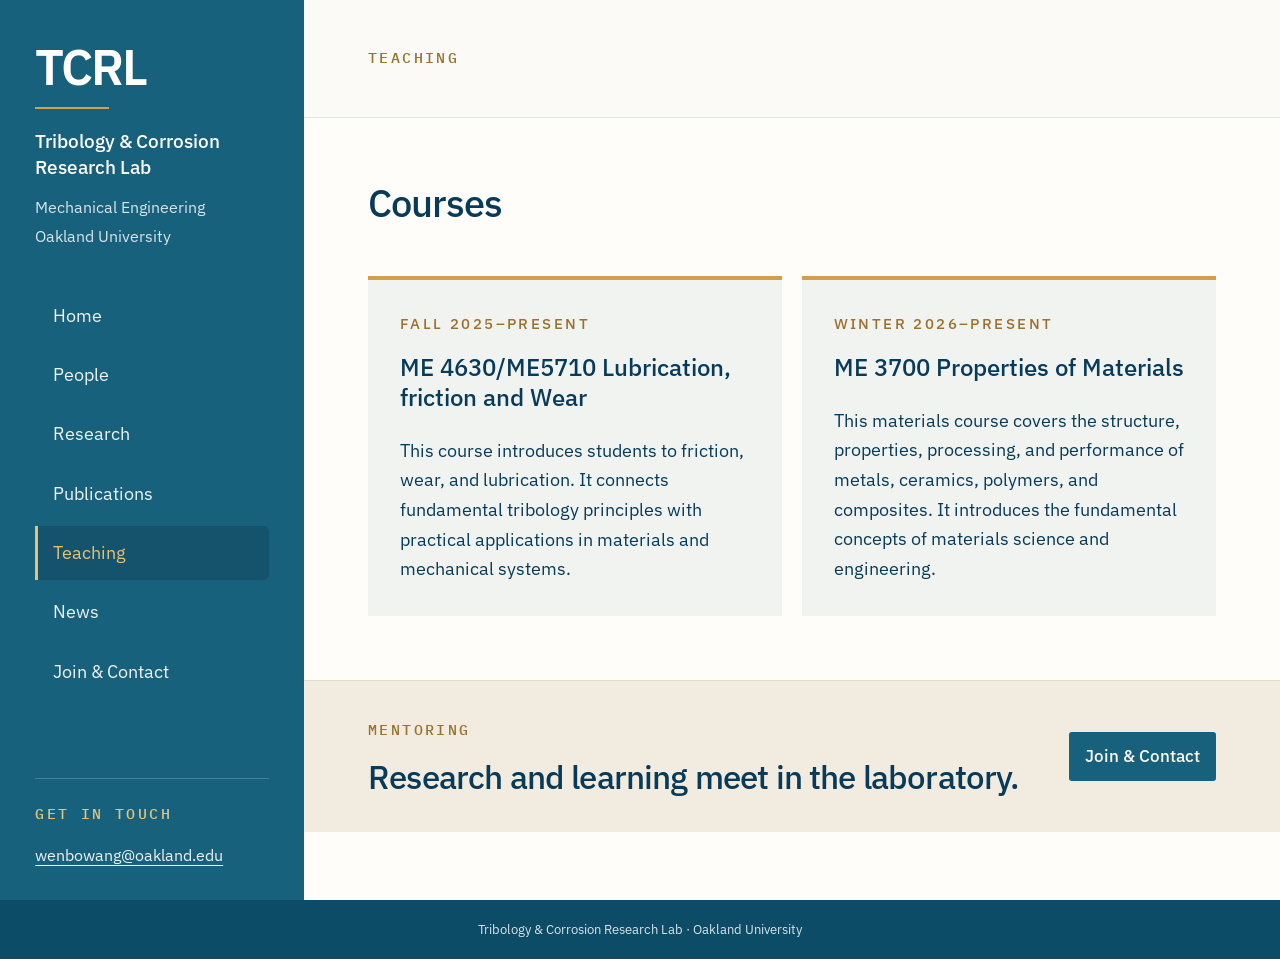
<file: teaching.html>
<!doctype html>
<html lang="en">
<head>
  <meta charset="utf-8">
  <meta name="viewport" content="width=device-width, initial-scale=1">
  <meta name="description" content="Teaching by Prof. Wenbo Wang at Oakland University.">
  <title>Teaching | TCRL</title>
  <link rel="stylesheet" href="assets/css/styles.css">
</head>
<body data-page="teaching">
  <a class="skip-link" href="#main-content">Skip to main content</a>
  <div class="site-shell">
    <aside class="site-sidebar">
      <a class="wordmark" href="index.html" aria-label="TCRL home">TCRL</a>
      <p class="lab-name">Tribology &amp; Corrosion Research Lab</p><p class="affiliation">Mechanical Engineering<br>Oakland University</p>
      <button class="nav-toggle" type="button" aria-expanded="false" aria-controls="primary-navigation"><span>Menu</span><span aria-hidden="true">+</span></button>
      <nav class="site-nav" id="primary-navigation" aria-label="Primary navigation">
        <a href="index.html">Home</a><a href="people.html">People</a><a href="research.html">Research</a><a href="publications.html">Publications</a><a href="teaching.html" aria-current="page">Teaching</a><a href="news.html">News</a><a href="join-contact.html">Join &amp; Contact</a>
      </nav>
      <div class="sidebar-contact"><p class="eyebrow eyebrow-on-dark">Get in touch</p><a href="mailto:wenbowang@oakland.edu">wenbowang@oakland.edu</a></div>
    </aside>
    <main id="main-content">
      <header class="research-overview content-section teaching-overview">
        <h1 class="eyebrow">Teaching</h1>
      </header>
      <section class="content-section course-list" aria-labelledby="courses-heading">
        <h2 id="courses-heading">Courses</h2>
        <article class="course">
          <p class="eyebrow">Fall 2025–Present</p>
          <h3>ME 4630/ME5710 Lubrication, friction and Wear</h3>
          <p>This course introduces students to friction, wear, and lubrication. It connects fundamental tribology principles with practical applications in materials and mechanical systems.</p>
        </article>
        <article class="course">
          <p class="eyebrow">Winter 2026–Present</p>
          <h3>ME 3700 Properties of Materials</h3>
          <p>This materials course covers the structure, properties, processing, and performance of metals, ceramics, polymers, and composites. It introduces the fundamental concepts of materials science and engineering.</p>
        </article>
      </section>
      <section class="contact-band"><div><p class="eyebrow">Mentoring</p><h2>Research and learning meet in the laboratory.</h2></div><a class="button button-primary" href="join-contact.html">Join &amp; Contact</a></section>
    </main>
  </div>
  <footer>Tribology &amp; Corrosion Research Lab · Oakland University</footer>
  <script src="assets/js/site.js"></script>
</body>
</html>
</file>
<file: assets/css/styles.css>
@import url("https://fonts.googleapis.com/css2?family=IBM+Plex+Mono:wght@400;500&family=IBM+Plex+Sans:wght@400;500;600&display=swap");

:root {
  --navy: #17617d;
  --gold: #d0a04b;
  --gold-dark: #9b712d;
  --gold-light: #e5c276;
  --warm-white: #fcfaf6;
  --paper: #fffdf9;
  --ink: #073b59;
  --muted: #587484;
  --line: #dbe4e6;
  --font-sans: "IBM Plex Sans", Arial, sans-serif;
  --font-mono: "IBM Plex Mono", monospace;
}

* { box-sizing: border-box; }
html { color-scheme: light; scroll-behavior: smooth; }
body { margin: 0; background: var(--warm-white); color: var(--ink); font-family: var(--font-sans); font-size: 1.125rem; line-height: 1.65; }
a { color: inherit; }
a:focus-visible, button:focus-visible { outline: 3px solid var(--gold-light); outline-offset: 3px; }
h1, h2, h3, p { margin-top: 0; }
h1 { max-width: 13ch; font-size: clamp(2.8rem, 6vw, 5.8rem); font-weight: 500; letter-spacing: -.055em; line-height: .96; }
h2 { max-width: 22ch; font-size: clamp(1.65rem, 3vw, 2.6rem); font-weight: 500; letter-spacing: -.025em; line-height: 1.12; }
p { max-width: 68ch; }

.skip-link { position: fixed; left: 1rem; top: -5rem; z-index: 20; background: var(--paper); padding: .7rem 1rem; }
.skip-link:focus { top: 1rem; }
.sr-only { position: absolute; width: 1px; height: 1px; padding: 0; margin: -1px; overflow: hidden; clip: rect(0, 0, 0, 0); white-space: nowrap; border: 0; }
.site-shell {
    min-height: 100vh;
    display: grid;
    grid-template-columns: 19rem minmax(0, 1fr);
}

.site-sidebar {
    position: sticky;
    top: 0;
    height: 100dvh;
    overflow-y: auto;
    padding: 2.6rem 2.2rem 2rem;
    background: var(--navy);
    color: var(--paper);
    display: flex;
    flex-direction: column;
}

.wordmark {
    display: block;
    width: fit-content;
    color: var(--paper);
    font-family: var(--font-sans);
    font-size: 3.1rem;
    font-weight: 600;
    line-height: 1;
    letter-spacing: -0.04em;
    text-decoration: none;
}

.wordmark::after {
    content: "";
    display: block;
    width: 4.6rem;
    height: 2px;
    margin-top: 1rem;
    background: var(--gold);
}

.lab-name {
    margin: 1.25rem 0 0.8rem;
    font-size: 1.18rem;
    font-weight: 500;
    line-height: 1.35;
}

.affiliation {
    margin: 0;
    color: #d7e5ea;
    font-size: 1rem;
    line-height: 1.8;
}

.site-nav {
    display: grid;
    gap: 0.35rem;
    margin-top: 2.4rem;
}

.site-nav a {
    padding: 0.75rem 0.9rem;
    border-left: 3px solid transparent;
    border-radius: 0 0.35rem 0.35rem 0;
    color: #edf4f6;
    text-decoration: none;
    transition:
        background 0.2s ease,
        color 0.2s ease,
        border-color 0.2s ease;
}

.site-nav a:hover {
    background: rgba(0, 0, 0, 0.08);
    color: var(--paper);
}

.site-nav a[aria-current="page"] {
    background: rgba(0, 0, 0, 0.14);
    border-left-color: var(--gold-light);
    color: var(--gold-light);
}

.nav-toggle {
    display: none;
    width: 100%;
    margin-top: 1.5rem;
    padding: 0.7rem 0;
}

.sidebar-contact {
    margin-top: auto;
    padding-top: 1.4rem;
    border-top: 1px solid rgba(255, 255, 255, 0.2);
    font-size: 1rem;
}

.sidebar-contact a {
    color: #edf4f6;
    text-decoration-thickness: 1px;
    text-underline-offset: 0.22em;
}

main { min-width: 0; background: var(--paper); }
.content-section { padding: clamp(2rem, 5vw, 5.5rem); }
.eyebrow { color: var(--gold-dark); font-family: var(--font-mono); font-size: .94rem; font-weight: 500; letter-spacing: .16em; text-transform: uppercase; }
.numeric, .research-strip span, .section-index, .publication-year > h2, .news-month time, .course > .eyebrow, .equipment-specs { font-family: var(--font-sans); }
.eyebrow-on-dark { color: var(--gold-light); }
.hero { position: relative; min-height: 39rem; display: grid; grid-template-columns: minmax(0, 1.15fr) minmax(16rem, .85fr); gap: 1rem; align-items: center; background: linear-gradient(112deg, var(--warm-white) 0 60%, #e8f0f2 100%); overflow: hidden; }
.hero h1 { font-size: clamp(2.7rem, 5vw, 4.7rem); }
.hero-intro { color: #4f6f80; font-size: 1.125rem; }
.button-row { display: flex; flex-wrap: wrap; gap: .8rem; margin-top: 1.7rem; }
.button { display: inline-flex; justify-content: center; align-items: center; min-height: 2.8rem; padding: .68rem 1rem; border-radius: .18rem; text-decoration: none; font-size: 1.0625rem; font-weight: 500; }
.button-primary { background: var(--navy); color: var(--paper); }
.button-primary:hover { background: #0f526d; }
.button-email { background: var(--gold); color: var(--ink); }
.button-email:hover { background: #ddb15f; }
.button-secondary { border: 1px solid var(--gold); color: var(--gold-dark); }
.hero-media { position: relative; align-self: start; aspect-ratio: 3 / 2; max-width: 39rem; justify-self: end; width: calc(100% + 4rem); margin-top: 3.375rem; margin-right: -4rem; overflow: hidden; }
.hero-media img { display: block; width: 100%; height: 100%; object-fit: cover; object-position: 58% 70%; }

.research-strip { display: grid; grid-template-columns: repeat(3, 1fr); background: #f1f3f1; border-block: 1px solid var(--line); padding: 1.7rem clamp(2rem, 5vw, 5.5rem); }
.research-strip a { display: grid; gap: .1rem; min-width: 0; padding: .4rem 1.2rem; border-left: 3px solid var(--gold); text-decoration: none; }
.research-strip span { color: var(--gold-dark); font-size: 1.2rem; }
.research-strip strong { font-weight: 500; }
.research-strip small { color: var(--muted); }
.home-grid, .feature-layout { display: grid; grid-template-columns: repeat(2, minmax(0, 1fr)); gap: clamp(2rem, 5vw, 5rem); }
.home-grid article + article { border-left: 1px solid var(--line); padding-left: clamp(2rem, 5vw, 5rem); }
.text-link { color: var(--gold-dark); font-weight: 500; text-underline-offset: .25em; }
.news-feature { background: var(--navy); color: var(--warm-white); padding: clamp(1.8rem, 4vw, 3.2rem); }
.news-feature h2 { color: var(--gold-light); }
.news-feature p:not(.eyebrow) { color: #d9e6ea; font-size: 1.25rem; }
.text-link-on-dark { color: var(--gold-light); }
.contact-band { display: flex; align-items: center; justify-content: space-between; gap: 2rem; padding: 2.3rem clamp(2rem, 5vw, 5.5rem); background: #f2ece0; border-top: 1px solid #e5dcc9; }
.contact-band h2 { max-width: none; margin-bottom: 0; font-size: clamp(1.8rem, 2.6vw, 2.3rem); white-space: nowrap; }
footer { grid-column: 1 / -1; padding: 1.2rem 2rem; background: #0d4c67; color: #d7e5ea; text-align: center; font-size: .8rem; }

.page-header { background: var(--warm-white); border-bottom: 1px solid var(--line); }
.page-header h1 { font-size: clamp(2.6rem, 5vw, 4.8rem); }
.section-rule { border-top: 1px solid var(--line); }
.profile { display: grid; gap: 2rem; }
.profile-featured { grid-template-columns: 9rem minmax(0, 1fr); }
.profile-monogram { width: 9rem; height: 11rem; display: grid; place-items: center; background: var(--navy); color: var(--gold-light); font-family: var(--font-mono); font-size: 1.5rem; letter-spacing: .1em; }
.profile-role { color: var(--muted); }
.profile-compact { margin-top: 3rem; padding-top: 2rem; border-top: 1px solid var(--line); }
.credential-list { max-width: 72ch; padding-left: 1.2rem; color: #4f6673; }
.credential-list li + li { margin-top: .35rem; }
.inline-links { display: flex; flex-wrap: wrap; gap: .7rem 1.2rem; margin-top: 1.1rem; }
.inline-links a { color: var(--gold-dark); text-underline-offset: .22em; }
.name-list { display: flex; flex-wrap: wrap; gap: .7rem; }
.name-list span { background: #f1eee6; border-left: 3px solid var(--gold); padding: .65rem .9rem; }
.people-section { padding-block: clamp(2.2rem, 4vw, 4rem); }
.people-section > .eyebrow { max-width: none; margin-bottom: 1.8rem; white-space: nowrap; }
.person-card { display: grid; grid-template-columns: 10rem minmax(0, 1fr); gap: clamp(1.5rem, 3vw, 2.8rem); align-items: start; }
.person-card + .person-card { margin-top: 2.5rem; padding-top: 2.5rem; border-top: 1px solid var(--line); }
.person-photo { width: 100%; aspect-ratio: 4 / 5; display: grid; place-items: center; background: var(--navy); color: var(--gold-light); font-family: var(--font-mono); font-size: 1.5rem; letter-spacing: .1em; }
.person-card img.person-photo { height: auto; object-fit: cover; object-position: center top; }
.person-info { min-width: 0; }
.person-info h2, .person-info h3 { margin-bottom: .5rem; font-size: clamp(1.55rem, 2.5vw, 2.2rem); font-weight: 500; line-height: 1.15; }
.person-info .credential-list { margin-bottom: 1rem; }
.alumni-entry { max-width: 48rem; padding: 1.2rem 0; }
.alumni-entry + .alumni-entry { border-top: 1px solid var(--line); }
.alumni-entry h3 { margin-bottom: .35rem; font-size: 1.5rem; font-weight: 500; line-height: 1.2; }
.alumni-entry p { margin-bottom: 0; }
.research-overview { padding-block: clamp(2.5rem, 4vw, 4rem); background: var(--warm-white); border-bottom: 1px solid var(--line); }
.research-overview .eyebrow { margin-bottom: 1rem; }
.publications-overview .eyebrow { margin-bottom: 0; }
.teaching-overview .eyebrow { margin-bottom: 0; }
.news-overview .eyebrow { margin-bottom: 0; }
.research-overview-text { margin-bottom: 0; font-size: 1.15rem; }
.research-area { display: grid; grid-template-columns: 4rem minmax(0, 1fr); gap: clamp(1.5rem, 3vw, 2.5rem); padding-block: clamp(2.5rem, 4vw, 4rem); }
.research-area-body { display: grid; grid-template-columns: minmax(0, 1fr) minmax(17rem, .8fr); gap: clamp(2rem, 5vw, 5rem); align-items: center; }
.research-area-copy { min-width: 0; }
.research-area-copy > p:not(.eyebrow) { margin-bottom: 1.2rem; }
.research-area-image { width: 100%; aspect-ratio: 4 / 3; overflow: hidden; margin: 0; background: #fff; border: 1px solid var(--line); border-radius: .35rem; }
.research-area-image img { width: 100%; height: 100%; display: block; object-fit: contain; }
.research-area-image-corrosion img { object-fit: cover; transform: scale(1.03); }
.section-index { color: var(--gold); font-size: 2rem; }
.equipment-grid { display: grid; grid-template-columns: repeat(3, minmax(0, 1fr)); gap: 1.2rem; align-items: stretch; }
.equipment-card { display: flex; min-width: 0; flex-direction: column; overflow: hidden; background: #f2f3f1; border-top: 3px solid var(--gold); }
.equipment-media { width: 100%; aspect-ratio: 4 / 3; overflow: hidden; background: #e8f0f2; border-bottom: 1px solid var(--line); }
.equipment-media-split { display: grid; grid-template-columns: 1.15fr .85fr; gap: 2px; background: var(--paper); }
.equipment-photo { display: block; width: 100%; height: 100%; object-fit: cover; filter: brightness(1.03) contrast(1.03) saturate(.96); }
.equipment-photo-overview { object-position: 53% 48%; }
.equipment-photo-stage { object-position: 50% 48%; }
.equipment-photo-gamry { object-position: 50% 38%; }
.equipment-photo-bruker { object-position: 50% 43%; }
.equipment-card-body { display: flex; flex: 1; flex-direction: column; padding: 1.3rem; }
.equipment-grid h3 { font-size: 1.1rem; font-weight: 500; line-height: 1.3; }
.equipment-grid p { color: var(--muted); font-size: .92rem; }
.equipment-grid .equipment-specs { margin-top: auto; padding-top: 1rem; border-top: 1px solid var(--line); color: var(--gold-dark); font-family: var(--font-sans); font-size: .76rem; line-height: 1.55; }
.equipment-spec-line { display: block; }
.publication-list { max-width: 72rem; }
.publication-list-compact { padding-top: clamp(2rem, 4vw, 3.5rem); }
.publication-year { display: grid; grid-template-columns: 6rem minmax(0, 1fr); gap: 1.5rem; padding: 2rem 0; border-top: 1px solid var(--line); }
.publication-year > h2 { color: var(--gold-dark); font-size: 1rem; letter-spacing: .08em; }
.publication { grid-column: 2; padding-bottom: .5rem; }
.publication + .publication { padding-top: .5rem; border-top: 1px solid #edf0f0; }
.publication p { margin-bottom: .3rem; }
.publication cite { font-weight: 700; }
.publication a { color: var(--gold-dark); font-family: var(--font-mono); font-size: .76rem; letter-spacing: .05em; text-transform: uppercase; text-underline-offset: .2em; }
.course-list { display: grid; grid-template-columns: repeat(2, minmax(0, 1fr)); gap: 1.2rem; }
.course-list > h2 { grid-column: 1 / -1; }
.course { min-height: 0; padding: 2rem; background: #f1f3f1; border-top: 4px solid var(--gold); }
.course h3 { font-size: 1.5rem; font-weight: 500; line-height: 1.25; }
.course > p:last-child { margin-bottom: 0; }
.news-list { max-width: 72rem; }
.news-list > h2 { margin-bottom: 1rem; }
.news-month { display: grid; grid-template-columns: 9rem minmax(0, 1fr); gap: 2rem; padding: 1.5rem 0; border-top: 1px solid var(--line); }
.news-month time { color: var(--gold-dark); font-size: 1rem; letter-spacing: .06em; text-transform: uppercase; }
.news-month-list { display: grid; gap: .8rem; }
.news-entry { display: grid; gap: .2rem; }
.news-category { color: var(--gold-dark); font-family: var(--font-mono); font-size: .95rem; font-weight: 500; letter-spacing: .06em; }
.news-entry p { margin-bottom: 0; color: var(--navy); }
.news-entry strong { font-weight: 700; }
.join-overview .eyebrow { margin-bottom: .8rem; }
.join-overview-title { max-width: none; margin-bottom: 1rem; font-size: clamp(2rem, 4vw, 3.4rem); letter-spacing: -.035em; line-height: 1.05; }
.join-layout { display: grid; grid-template-columns: minmax(12rem, .65fr) minmax(0, 1.35fr); gap: clamp(2rem, 6vw, 7rem); padding-block: clamp(2.5rem, 4vw, 4rem); }
.opportunity-photo { margin: 1.15rem 0 0; }
.opportunity-photo-frame { aspect-ratio: 4 / 3; overflow: hidden; border-radius: .35rem; background: var(--sand); }
.opportunity-photo img { display: block; width: 100%; height: 100%; object-fit: cover; object-position: 60% center; }
.opportunity-photo figcaption { margin-top: .5rem; color: var(--muted); font-size: .78rem; }
.opening-groups { display: grid; gap: 1.5rem; margin: 1.5rem 0; }
.opening-groups section { padding-bottom: 1.5rem; border-bottom: 1px solid var(--line); }
.opening-groups section:last-child { padding-bottom: 0; border-bottom: 0; }
.opening-groups h3 { margin-bottom: .55rem; color: var(--navy); font-size: clamp(1.2rem, 2vw, 1.45rem); }
.opening-groups p { margin-bottom: 0; }
.application-note { font-style: italic; }
.contact-panel { display: grid; grid-template-columns: minmax(12rem, .65fr) minmax(0, 1.35fr); gap: clamp(2rem, 6vw, 7rem); background: var(--navy); color: var(--warm-white); }
.contact-panel h2 { color: var(--gold-light); }
.contact-panel address { font-style: normal; color: #deeaed; }
.contact-panel a { color: var(--gold-light); text-underline-offset: .22em; }

@media (max-height: 48rem) and (min-width: 52.01rem) {
  .site-sidebar { padding-top: 1.7rem; padding-bottom: 1.4rem; }
  .site-nav { gap: .15rem; margin-top: 1.35rem; }
  .site-nav a { padding-block: .52rem; }
  .sidebar-contact { padding-top: .9rem; }
}

@media (max-width: 64rem) {
  .site-shell { grid-template-columns: 14rem minmax(0, 1fr); }
  .site-sidebar { padding: 1.5rem; }
  .hero { grid-template-columns: 1fr; }
  .hero-media { display: none; }
}

@media (max-width: 52rem) {
  .site-shell { display: block; }
  .site-sidebar { position: static; height: auto; }
  .site-nav { grid-template-columns: repeat(2, minmax(0, 1fr)); }
  .js .nav-toggle { display: flex; align-items: center; justify-content: space-between; }
  .js .site-nav { display: none; }
  .js .site-nav.is-open { display: grid; }
  .sidebar-contact { margin-top: 1.4rem; }
  .research-strip, .home-grid, .feature-layout { grid-template-columns: 1fr; }
  .research-strip { gap: 1rem; }
  .home-grid article + article { border-left: 0; border-top: 1px solid var(--line); padding: 2rem 0 0; }
  .profile-featured, .research-area, .research-area-body, .equipment-grid { grid-template-columns: 1fr; }
  .research-area { gap: 1rem; }
  .publication-year, .course-list, .news-month, .join-layout, .contact-panel { grid-template-columns: 1fr; }
  .publication { grid-column: 1; }
  .profile-monogram { width: 7rem; height: 8rem; }
  .person-card { grid-template-columns: 7.5rem minmax(0, 1fr); gap: 1.3rem; }
  .contact-band h2 { white-space: normal; }
}

@media (max-width: 34rem) {
  .site-nav { grid-template-columns: 1fr; }
  .contact-band { align-items: flex-start; flex-direction: column; }
  .person-card { grid-template-columns: 1fr; }
  .person-photo { width: 7.5rem; }
  .people-section > .eyebrow { white-space: normal; }
}

@media (prefers-reduced-motion: reduce) {
  html { scroll-behavior: auto; }
}
</file>
